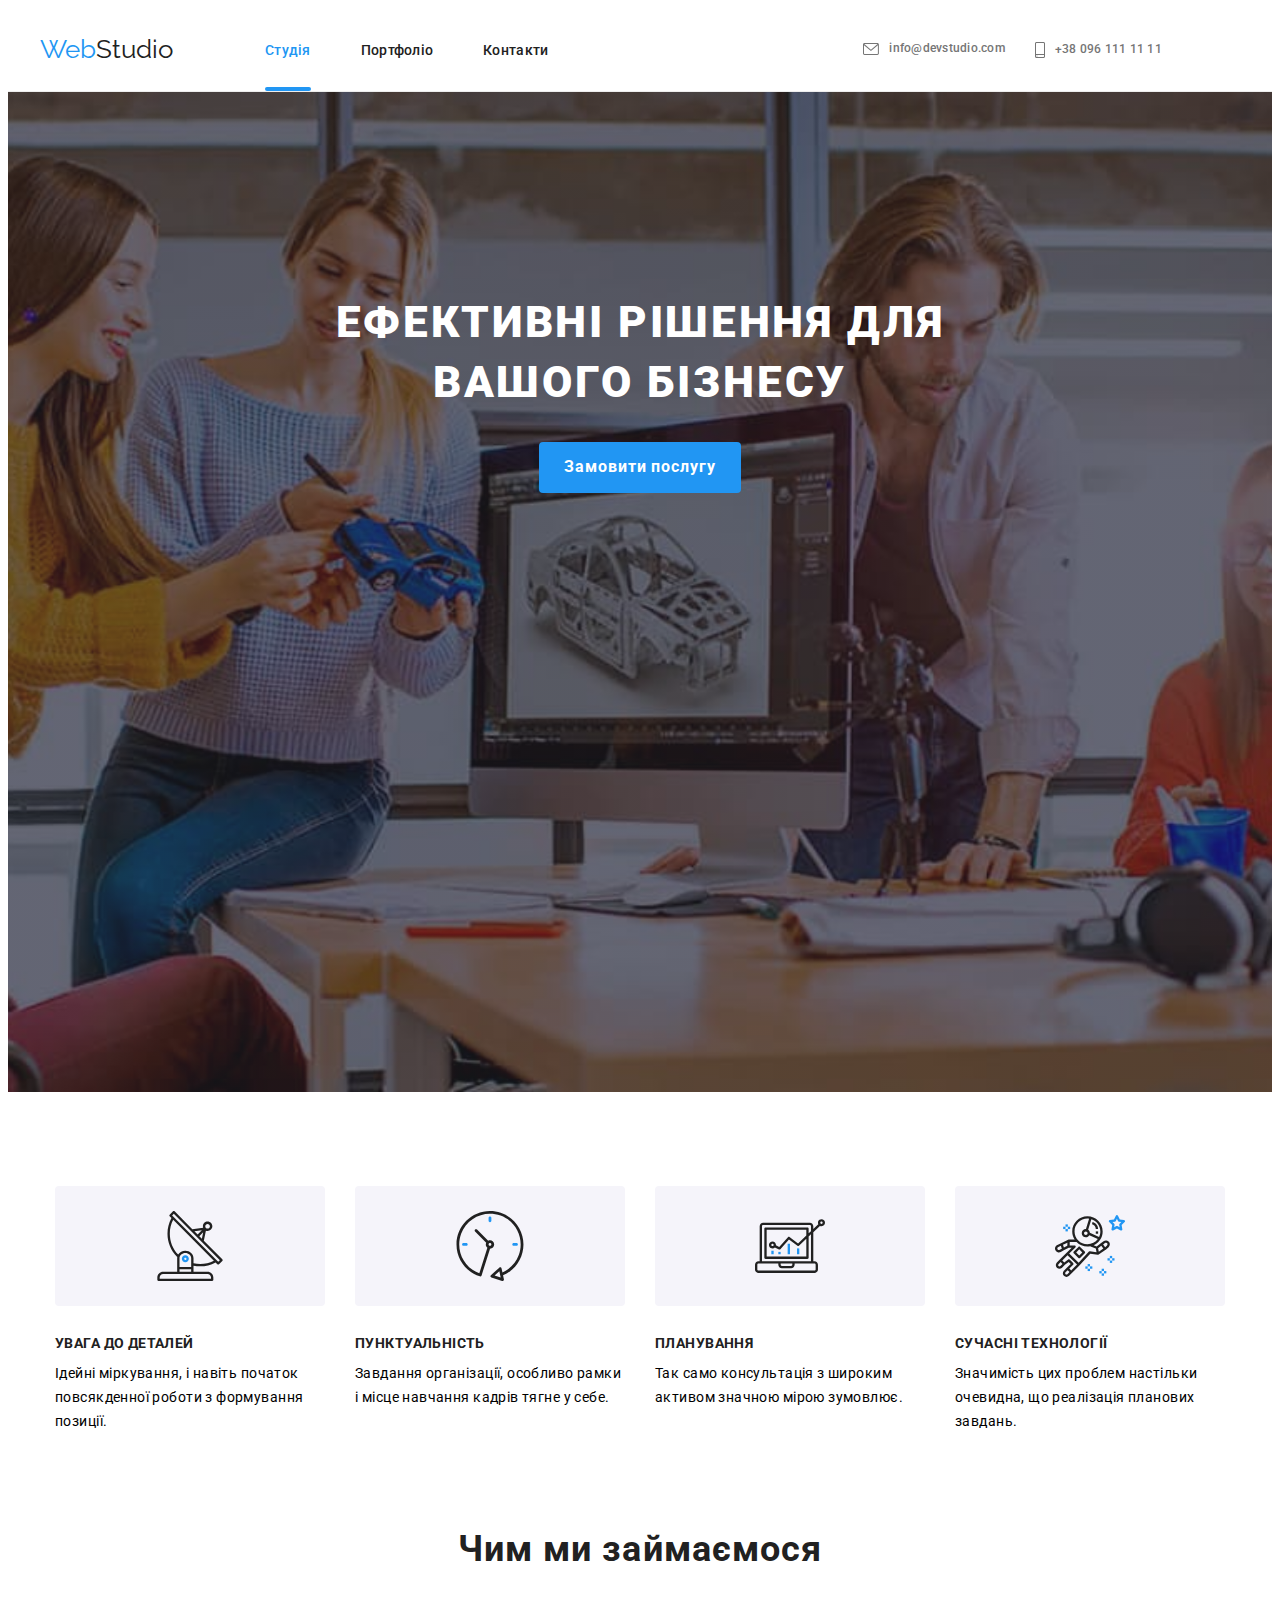
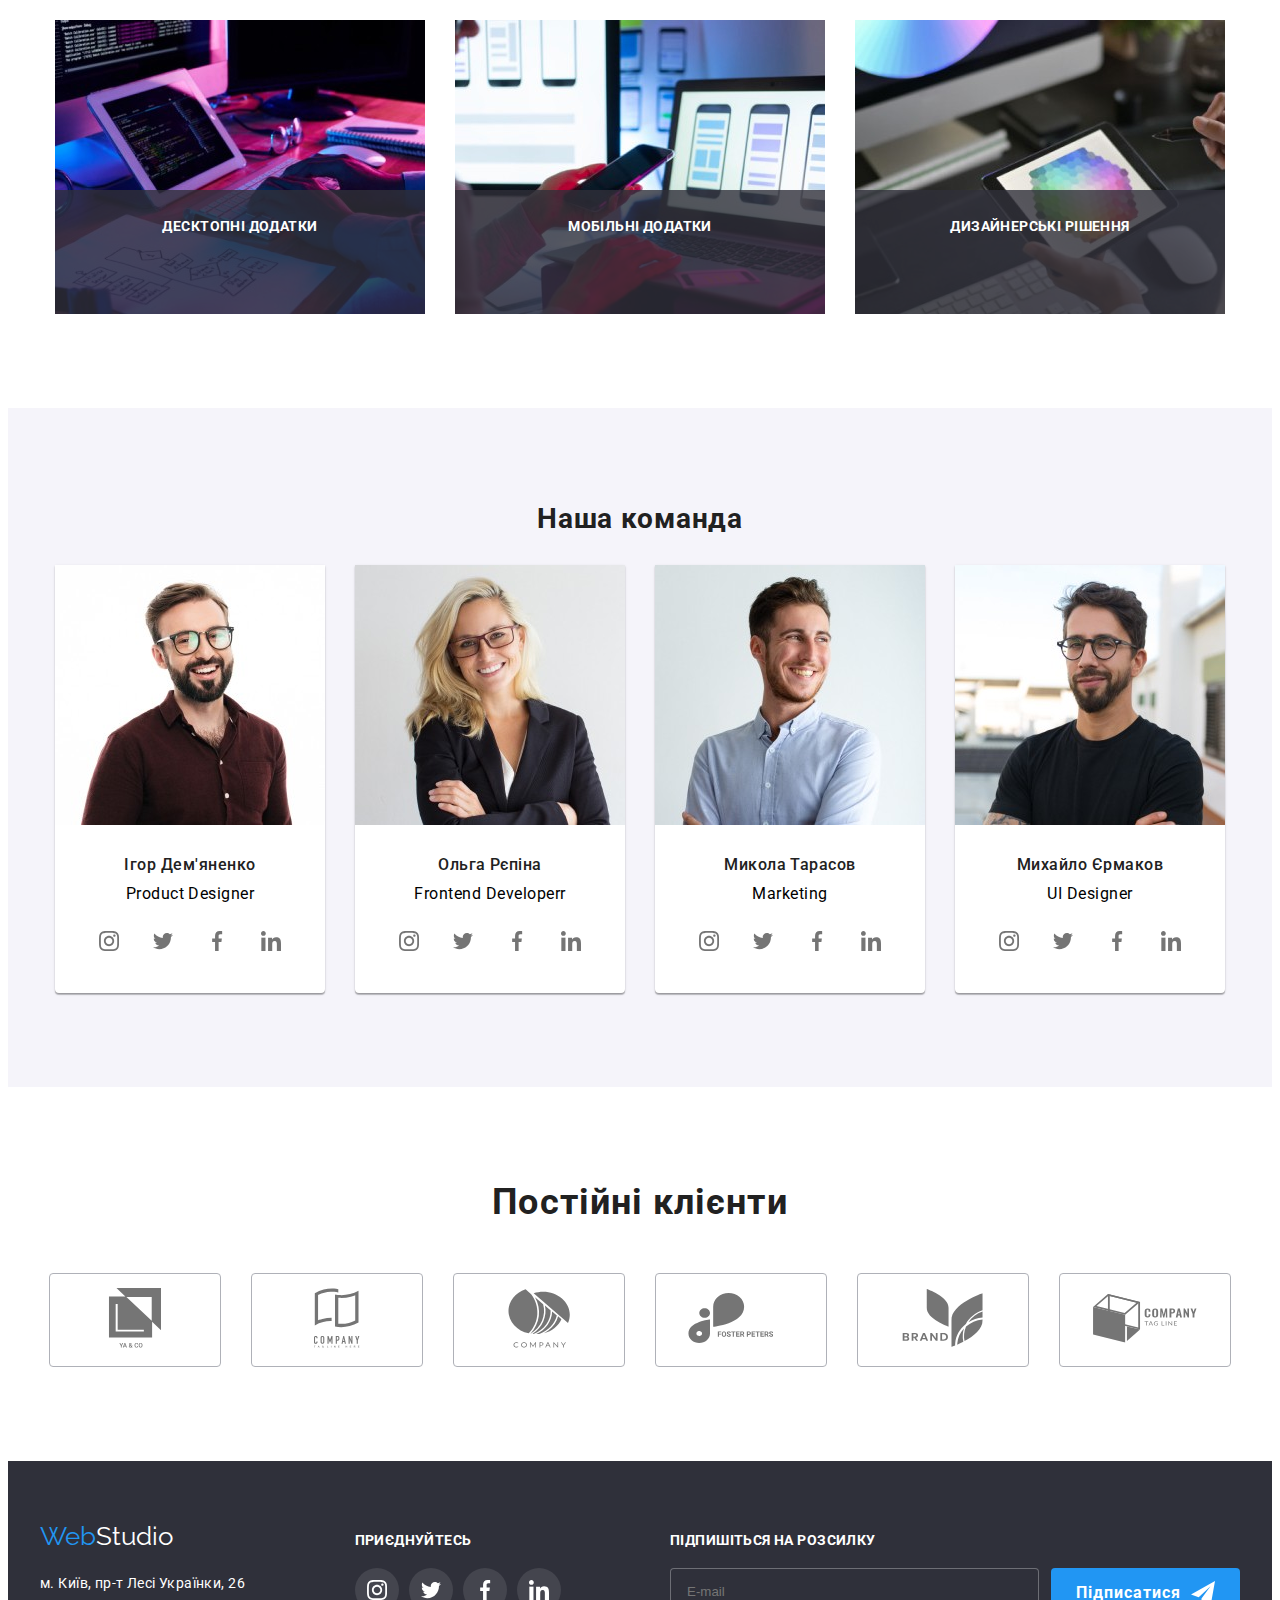
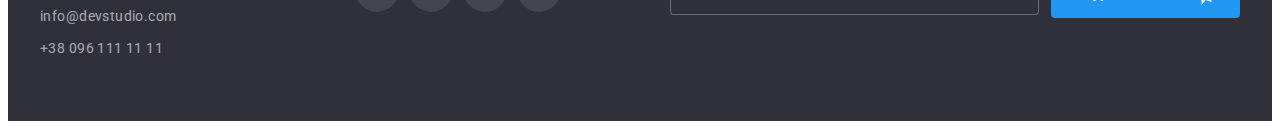
<file: index.html>
<!DOCTYPE html>
<html lang="uk">
  <head>
    <meta charset="UTF-8" />
    <meta http-equiv="X-UA-Compatible" content="IE=edge" />
    <meta name="viewport" content="width=device-width, initial-scale=1.0" />
    <title>Студія</title>
    <link rel="preconnect" href="https://fonts.googleapis.com" />
    <link rel="preconnect" href="https://fonts.gstatic.com" crossorigin />
    <link
      href="https://fonts.googleapis.com/css2?family=Raleway:wght@700&family=Roboto:wght@400;500;700;900&display=swap"
      rel="stylesheet"
    />
    <link
      rel="stylesheet"
      href="https://cdnjs.cloudflare.com/ajax/libs/modern-normalize/1.1.0/modern-normalize.min.css"
      integrity="sha512-wpPYUAdjBVSE4KJnH1VR1HeZfpl1ub8YT/NKx4PuQ5NmX2tKuGu6U/JRp5y+Y8XG2tV+wKQpNHVUX03MfMFn9Q=="
      crossorigin="anonymous"
      referrerpolicy="no-referrer"
    />
    <link rel="stylesheet" href="./css/main.min.css" />
    <!-- <link rel="stylesheet" href="./css/styles.css" /> -->
  </head>
  <body>
    <header class="header">
      <div class="container header__container">
        <a class="logo header__logo" href="./index.html">
          <span lang="en"> <span class="logo__accent">Web</span>Studio </span>
        </a>

        <button
          type="button"
          class="menu-toggle js-open-menu"
          aria-expanded="false"
          aria-controls="mobile-menu"
        >
          <svg class="header__icon">
            <use href="./images/icons.svg#menu_open"></use>
          </svg>
        </button>

        <div class="menu-container js-menu-container">
          <button
            type="button"
            class="menu-toggle js-close-menu menu-toggle--close"
            aria-expanded="false"
            aria-controls="mobile-menu"
          >
            <svg class="header__icon">
              <use href="./images/icons.svg#menu_close"></use>
            </svg>
          </button>
          <nav class="nav">
            <ul class="nav__list">
              <li class="nav__item">
                <a class="nav__link nav__link--current" href="./index.html"
                  >Студія
                </a>
              </li>
              <li class="nav__item">
                <a class="nav__link" href="./portfolio.html">Портфоліо</a>
              </li>
              <li class="nav__item">
                <a class="nav__link" href="">Контакти</a>
              </li>
            </ul>
          </nav>

          <ul class="contacts header__contacts">
            <li>
              <a
                class="contacts__link contacts__link--size"
                href="mailto:info@devstudio.com"
              >
                <svg
                  class="contacts__icon contacts__icon--start"
                  width="16px"
                  height="12px"
                >
                  <use href="./images/icons.svg#envelope"></use>
                </svg>
                info@devstudio.com
              </a>
            </li>
            <li>
              <a
                class="contacts__link contacts__link--nav-color"
                href="tel:+380961111111"
              >
                <svg
                  class="contacts__icon contacts__icon--start"
                  width="10px"
                  height="16px"
                >
                  <use href="./images/icons.svg#smartphone"></use>
                </svg>
                +38 096 111 11 11</a
              >
            </li>
          </ul>

          <ul class="social-list">
            <li class="social-list__item">
              <a href="" class="social-list__link">Instagram</a>
            </li>

            <li class="social-list__item">
              <a href="" class="social-list__link">Twitter</a>
            </li>

            <li class="social-list__item">
              <a href="" class="social-list__link">Facebook</a>
            </li>

            <li class="social-list__item">
              <a href="" class="social-list__link">LinkedIn</a>
            </li>
          </ul>
        </div>
      </div>
    </header>

    <main>
      <section class="main">
        <div class="container">
          <h1 class="main__title">Ефективні рішення для вашого бізнесу</h1>

          <button data-modal-open class="btn main__btn" type="button">
            Замовити послугу
          </button>
        </div>
      </section>

      <section class="features section">
        <h2 class="features__title hide">Особливості</h2>
        <div class="container">
          <ul class="features__list list">
            <li class="features__item">
              <div class="features__icon">
                <svg class="features__svg">
                  <use
                    href="./images/icons.svg#antenna"
                    width="70"
                    height="70"
                  ></use>
                </svg>
              </div>
              <h3 class="features__subtitle">УВАГА ДО ДЕТАЛЕЙ</h3>
              <p class="features__text">
                Ідейні міркування, і навіть початок повсякденної роботи з
                формування позиції.
              </p>
            </li>
            <li class="features__item">
              <div class="features__icon">
                <svg class="features__svg">
                  <use
                    href="./images/icons.svg#clock"
                    width="70"
                    height="70"
                  ></use>
                </svg>
              </div>
              <h3 class="features__subtitle">ПУНКТУАЛЬНІСТЬ</h3>
              <p class="features__text">
                Завдання організації, особливо рамки і місце навчання кадрів
                тягне у себе.
              </p>
            </li>
            <li class="features__item">
              <div class="features__icon">
                <svg class="features__svg">
                  <use
                    href="./images/icons.svg#diagram"
                    width="70"
                    height="70"
                  ></use>
                </svg>
              </div>
              <h3 class="features__subtitle">ПЛАНУВАННЯ</h3>
              <p class="features__text">
                Так само консультація з широким активом значною мірою зумовлює.
              </p>
            </li>
            <li class="features__item">
              <div class="features__icon">
                <svg class="features__svg">
                  <use
                    href="./images/icons.svg#astronaut"
                    width="70"
                    height="70"
                  ></use>
                </svg>
              </div>
              <h3 class="features__subtitle">СУЧАСНІ ТЕХНОЛОГІЇ</h3>
              <p class="features__text">
                Значимість цих проблем настільки очевидна, що реалізація
                планових завдань.
              </p>
            </li>
          </ul>
        </div>
      </section>

      <section class="service section">
        <h2 class="title service__title">Чим ми займаємося</h2>
        <div class="container">
          <ul class="list">
            <li>
              <div class="thumb">
                <img
                  srcset="./images/img1@1x.jpg 1x, ./images/img1@2x.jpg 2x"
                  src="./images/img1@1x.jpg"
                  alt="Десктопні додатки"
                  width="370"
                  height="294"
                />
                <div class="service__text">
                  <p class="service__dscr">Десктопні додатки</p>
                </div>
              </div>
            </li>

            <li>
              <div class="thumb">
                <img
                  srcset="./images/img2@1x.jpg 1x, ./images/img2@2x.jpg 2x"
                  src="./images/img2@1x.jpg"
                  alt="Десктопні додатки"
                  width="370"
                  height="294"
                />
                <div class="service__text">
                  <p class="service__dscr">Мобільні додатки</p>
                </div>
              </div>
            </li>

            <li>
              <div class="thumb">
                <img
                  srcset="./images/img3@1x.jpg 1x, ./images/img3@2x.jpg 2x"
                  src="./images/img3@1x.jpg"
                  alt="Десктопні додатки"
                  width="370"
                  height="294"
                />
                <div class="service__text">
                  <p class="service__dscr">Дизайнерські рішення</p>
                </div>
              </div>
            </li>
          </ul>
        </div>
      </section>

      <section class="team section">
        <h2 class="title team__title">Наша команда</h2>
        <div class="container">
          <ul class="team__list list">
            <li class="team__item">
              <img
                class="team__img"
                srcset="
                  ./images/teamcard1_270.jpg 270w,
                  ./images/teamcard1_354.jpg 354w,
                  ./images/teamcard1_450.jpg 450w,
                  ./images/teamcard1_540.jpg 540w,
                  ./images/teamcard1_708.jpg 708w,
                  ./images/teamcard1_900.jpg 900w
                "
                sizes="(min-width: 1200px) 270px, (min-width: 768px) 354px, (min-width: 480px) 450px, 100vw"
                src="./images/teamcard1_450.jpg"
                alt="фото Ігора"
              />

              <div class="team__descr">
                <h3 class="team__subtitle">Ігор Дем'яненко</h3>
                <p class="team__text" lang="en">Product Designer</p>

                <ul class="icon-list list">
                  <li class="icon-list__item">
                    <a
                      class="icon-list__link"
                      href="https://www.instagram.com/"
                      target="_blank"
                      rel="noopener nofollow noreffer"
                      ><svg class="icon-list__svg">
                        <use
                          href="./images/icons.svg#instagram"
                          width="20"
                          height="20"
                        ></use>
                      </svg>
                    </a>
                  </li>
                  <li class="icon-list__item">
                    <a
                      class="icon-list__link"
                      href="https://twitter.com/"
                      target="_blank"
                      rel="noopener nofollow noreffer"
                      ><svg class="icon-list__svg">
                        <use
                          href="./images/icons.svg#twitter"
                          width="20"
                          height="20"
                        ></use>
                      </svg>
                    </a>
                  </li>
                  <li class="icon-list__item">
                    <a
                      class="icon-list__link"
                      href="https://facebook.com/"
                      target="_blank"
                      rel="noopener nofollow noreffer"
                      ><svg class="icon-list__svg">
                        <use
                          href="./images/icons.svg#facebook"
                          width="20"
                          height="20"
                        ></use>
                      </svg>
                    </a>
                  </li>
                  <li class="icon-list__item">
                    <a
                      class="icon-list__link"
                      href="https://www.linkedin.com/"
                      target="_blank"
                      rel="noopener nofollow noreffer"
                      ><svg class="icon-list__svg">
                        <use
                          href="./images/icons.svg#linkedin"
                          width="20"
                          height="20"
                        ></use>
                      </svg>
                    </a>
                  </li>
                </ul>
              </div>
            </li>

            <li class="team__item">
              <img
                class="team__img"
                srcset="
                  ./images/teamcard2_270.jpg 270w,
                  ./images/teamcard2_354.jpg 354w,
                  ./images/teamcard2_450.jpg 450w,
                  ./images/teamcard2_540.jpg 540w,
                  ./images/teamcard2_708.jpg 708w,
                  ./images/teamcard2_900.jpg 900w
                "
                sizes="(min-width: 1200px) 270px, (min-width: 768px) 354px, (min-width: 480px) 450px, 100vw"
                src="./images/teamcard2_450.jpg"
                alt="Ольга Рєпіна"
              />

              <div class="team__descr">
                <h3 class="team__subtitle">Ольга Рєпіна</h3>
                <p class="team__text" lang="en">Frontend Developerr</p>

                <ul class="icon-list list">
                  <li class="icon-list__item">
                    <a
                      class="icon-list__link"
                      href="https://www.instagram.com/"
                      target="_blank"
                      rel="noopener nofollow noreffer"
                      ><svg class="icon-list__svg">
                        <use
                          href="./images/icons.svg#instagram"
                          width="20"
                          height="20"
                        ></use>
                      </svg>
                    </a>
                  </li>
                  <li class="icon-list__item">
                    <a
                      class="icon-list__link"
                      href="https://twitter.com/"
                      target="_blank"
                      rel="noopener nofollow noreffer"
                      ><svg class="icon-list__svg">
                        <use
                          href="./images/icons.svg#twitter"
                          width="20"
                          height="20"
                        ></use>
                      </svg>
                    </a>
                  </li>
                  <li class="icon-list__item">
                    <a
                      class="icon-list__link"
                      href="https://facebook.com/"
                      target="_blank"
                      rel="noopener nofollow noreffer"
                      ><svg class="icon-list__svg">
                        <use
                          href="./images/icons.svg#facebook"
                          width="20"
                          height="20"
                        ></use>
                      </svg>
                    </a>
                  </li>
                  <li class="icon-list__item">
                    <a
                      class="icon-list__link"
                      href="https://www.linkedin.com/"
                      target="_blank"
                      rel="noopener nofollow noreffer"
                      ><svg class="icon-list__svg">
                        <use
                          href="./images/icons.svg#linkedin"
                          width="20"
                          height="20"
                        ></use>
                      </svg>
                    </a>
                  </li>
                </ul>
              </div>
            </li>

            <li class="team__item">
              <img
                class="team__img"
                srcset="
                  ./images/teamcard3_270.jpg 270w,
                  ./images/teamcard3_354.jpg 354w,
                  ./images/teamcard3_450.jpg 450w,
                  ./images/teamcard3_540.jpg 540w,
                  ./images/teamcard3_708.jpg 708w,
                  ./images/teamcard3_900.jpg 900w
                "
                sizes="(min-width: 1200px) 270px, (min-width: 768px) 354px, (min-width: 480px) 450px, 100vw"
                src="./images/teamcard3_450.jpg"
                alt="Микола Тарасов"
              />

              <div class="team__descr">
                <h3 class="team__subtitle">Микола Тарасов</h3>
                <p class="team__text" lang="en">Marketing</p>

                <ul class="icon-list list">
                  <li class="icon-list__item">
                    <a
                      class="icon-list__link"
                      href="https://www.instagram.com/"
                      target="_blank"
                      rel="noopener nofollow noreffer"
                      ><svg class="icon-list__svg">
                        <use
                          href="./images/icons.svg#instagram"
                          width="20"
                          height="20"
                        ></use>
                      </svg>
                    </a>
                  </li>
                  <li class="icon-list__item">
                    <a
                      class="icon-list__link"
                      href="https://twitter.com/"
                      target="_blank"
                      rel="noopener nofollow noreffer"
                      ><svg class="icon-list__svg">
                        <use
                          href="./images/icons.svg#twitter"
                          width="20"
                          height="20"
                        ></use>
                      </svg>
                    </a>
                  </li>
                  <li class="icon-list__item">
                    <a
                      class="icon-list__link"
                      href="https://facebook.com/"
                      target="_blank"
                      rel="noopener nofollow noreffer"
                      ><svg class="icon-list__svg">
                        <use
                          href="./images/icons.svg#facebook"
                          width="20"
                          height="20"
                        ></use>
                      </svg>
                    </a>
                  </li>
                  <li class="icon-list__item">
                    <a
                      class="icon-list__link"
                      href="https://www.linkedin.com/"
                      target="_blank"
                      rel="noopener nofollow noreffer"
                      ><svg class="icon-list__svg">
                        <use
                          href="./images/icons.svg#linkedin"
                          width="20"
                          height="20"
                        ></use>
                      </svg>
                    </a>
                  </li>
                </ul>
              </div>
            </li>

            <li class="team__item">
              <img
                class="team__img"
                srcset="
                  ./images/teamcard4_270.jpg 270w,
                  ./images/teamcard4_354.jpg 354w,
                  ./images/teamcard4_450.jpg 450w,
                  ./images/teamcard4_540.jpg 540w,
                  ./images/teamcard4_708.jpg 708w,
                  ./images/teamcard4_900.jpg 900w
                "
                sizes="(min-width: 1200px) 270px, (min-width: 768px) 354px, (min-width: 480px) 450px, 100vw"
                src="./images/teamcard4_450.jpg"
                alt="ІМихайло Єрмаков"
              />

              <div class="team__descr">
                <h3 class="team__subtitle">Михайло Єрмаков</h3>
                <p class="team__text" lang="en">UI Designer</p>

                <ul class="icon-list list">
                  <li class="icon-list__item">
                    <a
                      class="icon-list__link"
                      href="https://www.instagram.com/"
                      target="_blank"
                      rel="noopener nofollow noreffer"
                      ><svg class="icon-list__svg">
                        <use
                          href="./images/icons.svg#instagram"
                          width="20"
                          height="20"
                        ></use>
                      </svg>
                    </a>
                  </li>
                  <li class="icon-list__item">
                    <a
                      class="icon-list__link"
                      href="https://twitter.com/"
                      target="_blank"
                      rel="noopener nofollow noreffer"
                      ><svg class="icon-list__svg">
                        <use
                          href="./images/icons.svg#twitter"
                          width="20"
                          height="20"
                        ></use>
                      </svg>
                    </a>
                  </li>
                  <li class="icon-list__item">
                    <a
                      class="icon-list__link"
                      href="https://facebook.com/"
                      target="_blank"
                      rel="noopener nofollow noreffer"
                      ><svg class="icon-list__svg">
                        <use
                          href="./images/icons.svg#facebook"
                          width="20"
                          height="20"
                        ></use>
                      </svg>
                    </a>
                  </li>
                  <li class="icon-list__item">
                    <a
                      class="icon-list__link"
                      href="https://www.linkedin.com/"
                      target="_blank"
                      rel="noopener nofollow noreffer"
                      ><svg class="icon-list__svg">
                        <use
                          href="./images/icons.svg#linkedin"
                          width="20"
                          height="20"
                        ></use>
                      </svg>
                    </a>
                  </li>
                </ul>
              </div>
            </li>
          </ul>
        </div>
      </section>

      <section class="clients section">
        <div class="container">
          <h2 class="title clients__title">Постійні клієнти</h2>
          <ul class="clients__list list">
            <li class="clients__item">
              <a href="" class="clients__link"
                ><svg class="clients__icon" viewBox="0 0 41 47">
                  <use
                    href="./images/icons.svg#client1"
                    width="41"
                    height="47"
                  ></use>
                </svg>
              </a>
            </li>
            <li class="clients__item">
              <a href="" class="clients__link">
                <svg class="clients__icon" viewBox="0 0 40 52">
                  <use
                    href="./images/icons.svg#client2"
                    width="40"
                    height="52"
                  ></use>
                </svg>
              </a>
            </li>
            <li class="clients__item">
              <a href="" class="clients__link"
                ><svg class="clients__icon" viewBox="0 0 43 41">
                  <use
                    href="./images/icons.svg#client3"
                    width="43"
                    height="41"
                  ></use>
                </svg>
              </a>
            </li>
            <li class="clients__item">
              <a href="" class="clients__link"
                ><svg class="clients__icon" viewBox="0 0 84 41">
                  <use
                    href="./images/icons.svg#client4"
                    width="84"
                    height="41"
                  ></use>
                </svg>
              </a>
            </li>
            <li class="clients__item">
              <a href="" class="clients__link">
                <svg class="clients__icon" viewBox="0 0 63 45">
                  <use
                    href="./images/icons.svg#client5"
                    width="63"
                    height="45"
                  ></use>
                </svg>
              </a>
            </li>
            <li class="clients__item">
              <a class="clients__link" href="">
                <svg class="clients__icon" viewBox="0 0 94 44">
                  <use
                    href="./images/icons.svg#client6"
                    width="94"
                    height="44"
                  ></use>
                </svg>
              </a>
            </li>
          </ul>
        </div>
      </section>
    </main>

    <footer class="footer">
      <div class="container footer__container">
        <div class="footer__info">
          <a class="logo footer__logo" href="./index.html">
            <span lang="en"> <span class="logo__accent">Web</span>Studio </span>
          </a>
          <address>
            <ul class="list footer__list">
              <li>
                <address>
                  <a
                    class="footer__adress"
                    href="https://goo.gl/maps/LprtmbSoQCrokkiRA"
                    target="_blank"
                    rel="noopener nofollow noreffer"
                    >м. Київ, пр-т Лесі Українки, 26</a
                  >
                </address>
              </li>
              <li>
                <a class="footer__contacts" href="mailto:info@devstudio.com"
                  >info@devstudio.com</a
                >
              </li>
              <li>
                <a class="footer__contacts" href="tel:+380961111111"
                  >+38 096 111 11 11</a
                >
              </li>
            </ul>
          </address>
        </div>

        <div class="footer_social">
          <h2 class="footer__title">Приєднуйтесь</h2>
          <ul class="list icon-list">
            <li class="icon-list__item">
              <a
                class="icon-list__link icon-list__link--footer-color"
                href="https://www.instagram.com/"
                target="_blank"
                rel="noopener nofollow noreffer"
                ><svg class="icon-list__svg">
                  <use
                    href="./images/icons.svg#instagram"
                    width="20"
                    height="20"
                  ></use>
                </svg>
              </a>
            </li>
            <li class="">
              <a
                class="icon-list__link icon-list__link--footer-color"
                href="https://twitter.com/"
                target="_blank"
                rel="noopener nofollow noreffer"
                ><svg class="icon-list__svg">
                  <use
                    href="./images/icons.svg#twitter"
                    width="20"
                    height="20"
                  ></use>
                </svg>
              </a>
            </li>
            <li class="">
              <a
                class="icon-list__link icon-list__link--footer-color"
                href="https://facebook.com/"
                target="_blank"
                rel="noopener nofollow noreffer"
                ><svg class="icon-list__svg">
                  <use
                    href="./images/icons.svg#facebook"
                    width="20"
                    height="20"
                  ></use>
                </svg>
              </a>
            </li>
            <li class="">
              <a
                class="icon-list__link icon-list__link--footer-color"
                href="https://www.linkedin.com/"
                target="_blank"
                rel="noopener nofollow noreffer"
                ><svg class="icon-list__svg">
                  <use
                    href="./images/icons.svg#linkedin"
                    width="20"
                    height="20"
                  ></use>
                </svg>
              </a>
            </li>
          </ul>
        </div>

        <div class="footer__sub">
          <h2 class="footer__title">Підпишіться на розсилку</h2>
          <form class="form footer__form">
            <input
              class="footer__input"
              type="email"
              name="email"
              placeholder="E-mail"
            />
            <button type="submit" class="btn footer__btn">
              Підписатися
              <svg class="footer__icon">
                <use
                  href="./images/icons.svg#iconsend"
                  width="24"
                  height="24"
                ></use>
              </svg>
            </button>
          </form>
        </div>
      </div>
    </footer>

    <div class="backdrop is-hidden" data-modal>
      <div class="modal">
        <button data-modal-close class="modal__btn--close">
          <svg class="modal__btn-icon">
            <use href="./images/icons.svg#close" width="11" height="11"></use>
          </svg>
        </button>

        <div class="form modal__form">
          <h2 class="form__title">Залиште свої дані, ми вам передзвонимо</h2>

          <form name="signup_form">
            <label class="form__label">
              <span class="form__text">Ім'я</span>
              <span class="form__center">
                <input class="form__input" type="text" name="user-name" />
                <svg class="form__icon">
                  <use href="./images/icons.svg#manmodal"></use>
                </svg>
              </span>
            </label>

            <label class="form__label">
              <span class="form__text">Телефон</span>
              <span class="form__center">
                <input class="form__input" type="tel" name="phone-number" />
                <svg class="form__icon">
                  <use href="./images/icons.svg#phonemodal"></use>
                </svg>
              </span>
            </label>

            <label class="form__label">
              <span class="form__text">Пошта</span>

              <span class="form__center">
                <input class="form__input" type="email" name="email" />
                <svg class="form__icon">
                  <use href="./images/icons.svg#mailmodal"></use>
                </svg>
              </span>
            </label>

            <label class="form__label">
              <span class="form__text">Коментар</span>
              <textarea
                class="form__textarea"
                name="coment"
                rows="6"
                placeholder="Введіть текст"
              ></textarea>
            </label>

            <label class="custom__check">
              <input
                class="custom__input hide"
                type="checkbox"
                name="conditions"
                value="confirm"
              />
              <span class="custom__icon"></span>
              <span class="custom__text"
                >Погоджуюся з розсилкою та приймаю
                <a href="" class="custom__link">Умови договору</a></span
              >
            </label>

            <button class="btn modal__btn--submit" type="submit">
              Відправити
            </button>
          </form>
        </div>
      </div>
    </div>

    <script src="./js/modal.js"></script>
    <script src="./js/mobile-menu.js"></script>
  </body>
</html>
</file>
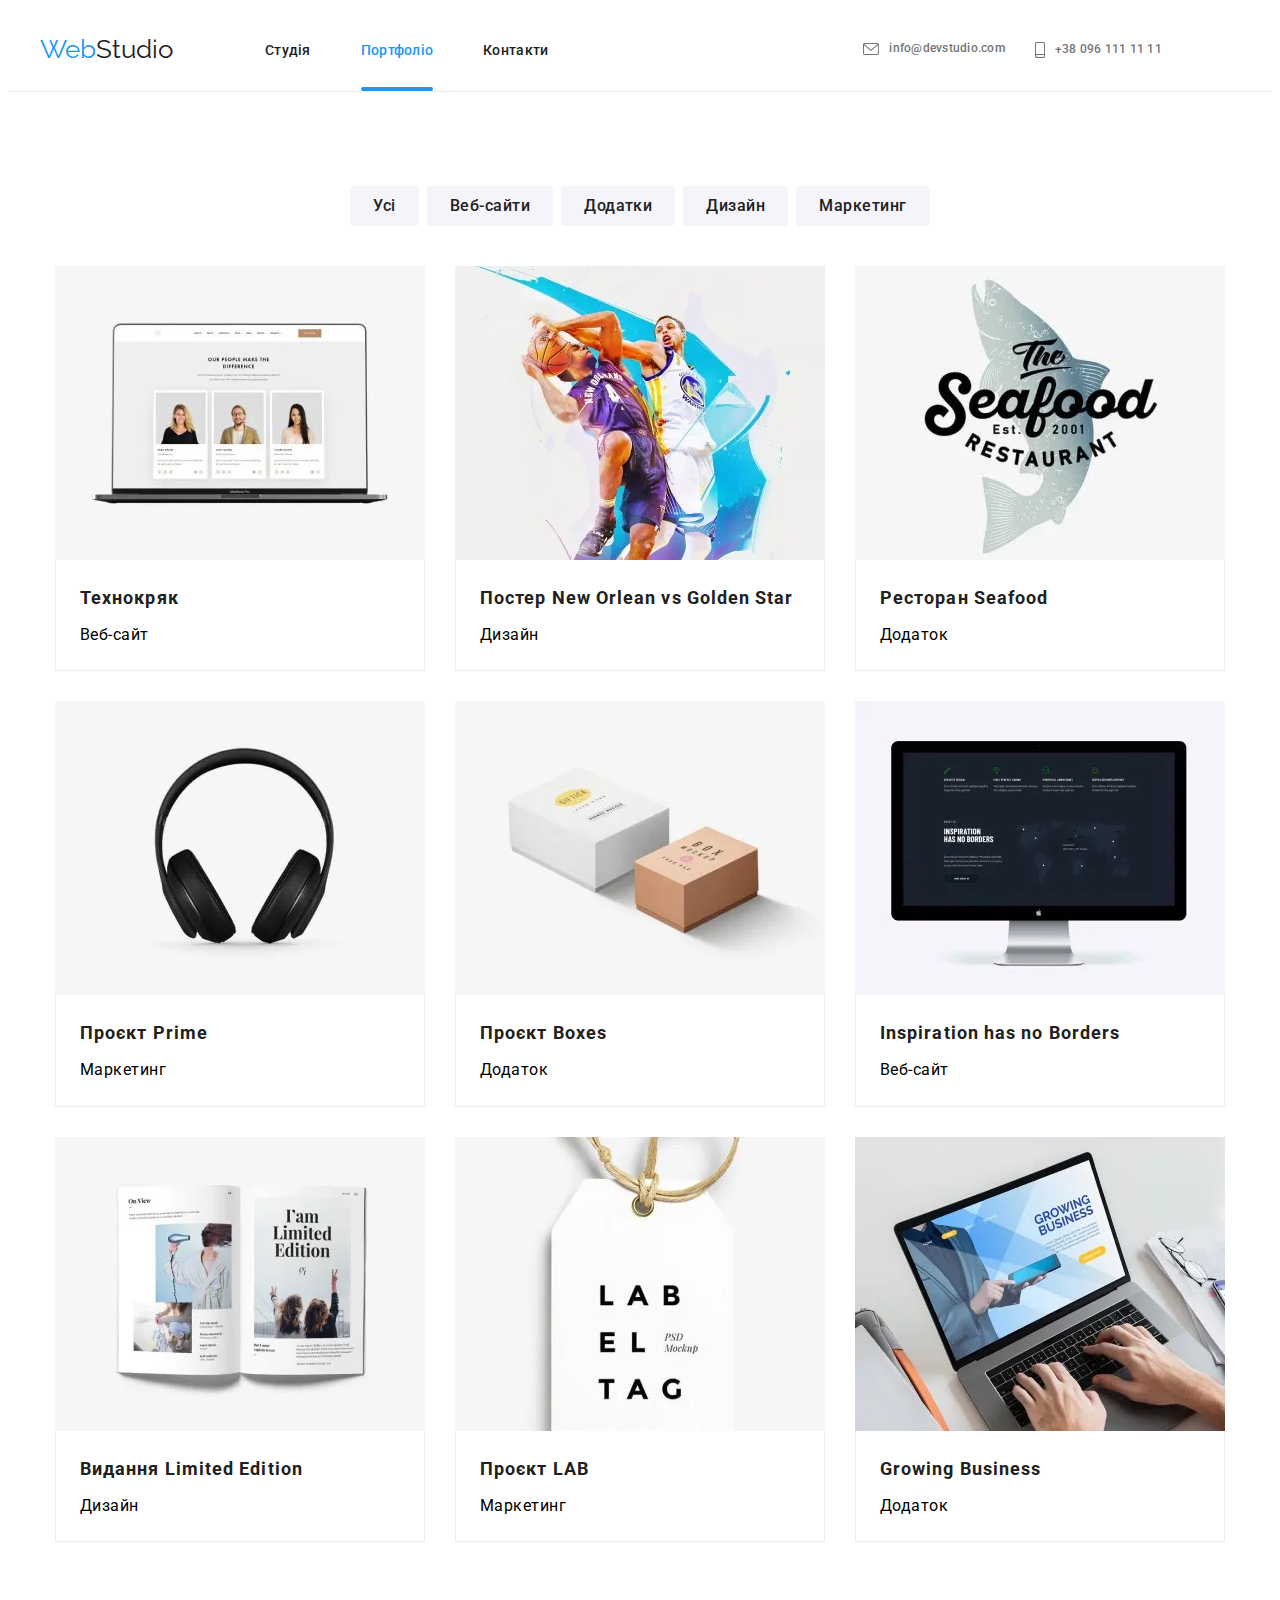
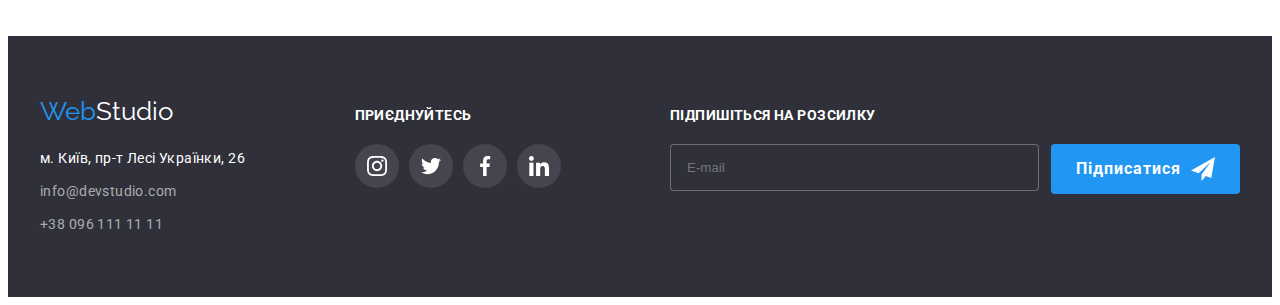
<file: portfolio.html>
<!DOCTYPE html>
<html lang="uk">
  <head>
    <meta charset="UTF-8" />
    <meta http-equiv="X-UA-Compatible" content="IE=edge" />
    <meta name="viewport" content="width=device-width, initial-scale=1.0" />
    <title>Портфоліо</title>
    <link rel="preconnect" href="https://fonts.googleapis.com" />
    <link rel="preconnect" href="https://fonts.gstatic.com" crossorigin />
    <link
      href="https://fonts.googleapis.com/css2?family=Raleway:wght@700&family=Roboto:wght@400;500;700;900&display=swap"
      rel="stylesheet"
    />
    <link
      rel="stylesheet"
      href="https://cdnjs.cloudflare.com/ajax/libs/modern-normalize/1.1.0/modern-normalize.min.css"
      integrity="sha512-wpPYUAdjBVSE4KJnH1VR1HeZfpl1ub8YT/NKx4PuQ5NmX2tKuGu6U/JRp5y+Y8XG2tV+wKQpNHVUX03MfMFn9Q=="
      crossorigin="anonymous"
      referrerpolicy="no-referrer"
    />
    <link rel="stylesheet" href="./css/main.min.css" />
    <!-- <link rel="stylesheet" href="./css/styles.css" /> -->
  </head>
  <body>
    <header class="header">
      <div class="container header__container">
        <a class="logo header__logo" href="./index.html">
          <span lang="en"> <span class="logo__accent">Web</span>Studio </span>
        </a>

        <button
          type="button"
          class="menu-toggle js-open-menu"
          aria-expanded="false"
          aria-controls="mobile-menu"
        >
          <svg class="header__icon">
            <use href="./images/icons.svg#menu_open"></use>
          </svg>
        </button>

        <div class="menu-container js-menu-container">
          <button
            type="button"
            class="menu-toggle js-close-menu menu-toggle--close"
            aria-expanded="false"
            aria-controls="mobile-menu"
          >
            <svg class="header__icon">
              <use href="./images/icons.svg#menu_close"></use>
            </svg>
          </button>
          <nav class="nav">
            <ul class="nav__list">
              <li class="nav__item">
                <a class="nav__link" href="./index.html">Студія </a>
              </li>
              <li class="nav__item">
                <a class="nav__link nav__link--current" href="./portfolio.html"
                  >Портфоліо</a
                >
              </li>
              <li class="nav__item">
                <a class="nav__link" href="">Контакти</a>
              </li>
            </ul>
          </nav>

          <ul class="contacts header__contacts">
            <li>
              <a
                class="contacts__link contacts__link--size"
                href="mailto:info@devstudio.com"
              >
                <svg
                  class="contacts__icon contacts__icon--start"
                  width="16px"
                  height="12px"
                >
                  <use href="./images/icons.svg#envelope"></use>
                </svg>
                info@devstudio.com
              </a>
            </li>
            <li>
              <a
                class="contacts__link contacts__link--nav-color"
                href="tel:+380961111111"
              >
                <svg
                  class="contacts__icon contacts__icon--start"
                  width="10px"
                  height="16px"
                >
                  <use href="./images/icons.svg#smartphone"></use>
                </svg>
                +38 096 111 11 11</a
              >
            </li>
          </ul>

          <ul class="social-list">
            <li class="social-list__item">
              <a href="" class="social-list__link">Instagram</a>
            </li>

            <li class="social-list__item">
              <a href="" class="social-list__link">Twitter</a>
            </li>

            <li class="social-list__item">
              <a href="" class="social-list__link">Facebook</a>
            </li>

            <li class="social-list__item">
              <a href="" class="social-list__link">LinkedIn</a>
            </li>
          </ul>
        </div>
      </div>
    </header>

    <main>
      <section class="portfolio section">
        <div class="container">
          <h1 class="hide">Сторінка портфоліо</h1>
          <ul class="list portfolio__btn-list">
            <li class="">
              <button class="btn portfolio__btn" type="button">Усі</button>
            </li>
            <li class="">
              <button class="btn portfolio__btn" type="button">
                Веб-сайти
              </button>
            </li>
            <li class="">
              <button class="btn portfolio__btn" type="button">Додатки</button>
            </li>
            <li class="">
              <button class="btn portfolio__btn" type="button">Дизайн</button>
            </li>
            <li class="">
              <button class="btn portfolio__btn" type="button">
                Маркетинг
              </button>
            </li>
          </ul>

          <ul class="grid">
            <li class="grid__item">
              <a class="product">
                <div class="thumb product__thumb">
                  <picture>
                    <!-- Desktop screen -->
                    <source
                      media="(min-width: 1200px)"
                      srcset="
                        ./images/port1_l@1x.webp 1x,
                        ./images/port1_l@2x.webp 2x
                      "
                      type="image/webp"
                    />
                    <source
                      media="(min-width: 1200px)"
                      srcset="
                        ./images/port1_l@1x.jpg 1x,
                        ./images/port1_l@2x.jpg 2x
                      "
                      type="image/jpg"
                    />
                    <!-- Tablet screen -->
                    <source
                      media="(min-width: 768px)"
                      srcset="
                        ./images/port1_m@1x.webp 1x,
                        ./images/port1_m@2x.webp 2x
                      "
                      type="image/webp"
                    />
                    <source
                      media="(min-width: 768px)"
                      srcset="
                        ./images/port1_m@1x.jpg 1x,
                        ./images/port1_m@2x.jpg 2x
                      "
                      type="image/jpg"
                    />
                    <!-- Mobile screen -->
                    <source
                      media="(max-width: 767px)"
                      srcset="
                        ./images/port1_s@1x.webp 1x,
                        ./images/port1_s@2x.webp 2x
                      "
                      type="image/webp"
                    />
                    <source
                      media="(max-width: 767px)"
                      srcset="
                        ./images/port1_s@1x.jpg 1x,
                        ./images/port1_s@2x.jpg 2x
                      "
                      type="image/jpg"
                    />
                    <img
                      class="card-img"
                      src="./images/port1_s@1x.jpg"
                      alt="Ноутбук"
                    />
                  </picture>
                  <div class="overlay">
                    <p class="overlay__text">
                      Ресурс пропонує комплексні пропозиції з різним рівнем
                      функціоналу та сервісів. Все це дозволить відвідувачу
                      отримати вичерпні відомості про компанію чи приватну особу
                    </p>
                  </div>
                </div>

                <div class="product__descr">
                  <h2 class="product__subtitle">Технокряк</h2>
                  <p class="product__text">Веб-сайт</p>
                </div>
              </a>
            </li>

            <li class="grid__item">
              <a class="product">
                <div class="thumb product__thumb">
                  <picture>
                    <!-- Desktop screen -->
                    <source
                      media="(min-width: 1200px)"
                      srcset="
                        ./images/port2_l@1x.webp 1x,
                        ./images/port2_l@2x.webp 2x
                      "
                      type="image/webp"
                    />
                    <source
                      media="(min-width: 1200px)"
                      srcset="
                        ./images/port2_l@1x.jpg 1x,
                        ./images/port2_l@2x.jpg 2x
                      "
                      type="image/jpg"
                    />
                    <!-- Tablet screen -->
                    <source
                      media="(min-width: 768px)"
                      srcset="
                        ./images/port2_m@1x.webp 1x,
                        ./images/port2_m@2x.webp 2x
                      "
                      type="image/webp"
                    />
                    <source
                      media="(min-width: 768px)"
                      srcset="
                        ./images/port2_m@1x.jpg 1x,
                        ./images/port2_m@2x.jpg 2x
                      "
                      type="image/jpg"
                    />
                    <!-- Mobile screen -->
                    <source
                      media="(max-width: 767px)"
                      srcset="
                        ./images/port2_s@1x.webp 1x,
                        ./images/port2_s@2x.webp 2x
                      "
                      type="image/webp"
                    />
                    <source
                      media="(max-width: 767px)"
                      srcset="
                        ./images/port2_s@1x.jpg 1x,
                        ./images/port2_s@2x.jpg 2x
                      "
                      type="image/jpg"
                    />
                    <img
                      class="card-img"
                      src="./images/port2_s@1x.jpg"
                      alt="постер
                  баскетбольного матчу"
                    />
                  </picture>

                  <div class="overlay">
                    <p class="overlay__text">
                      Ресурс пропонує комплексні пропозиції з різним рівнем
                      функціоналу та сервісів. Все це дозволить відвідувачу
                      отримати вичерпні відомості про компанію чи приватну особу
                    </p>
                  </div>
                </div>
                <div class="product__descr">
                  <h2 class="product__subtitle">
                    Постер <span lang="en">New Orlean vs Golden Star</span>
                  </h2>
                  <p class="product__text">Дизайн</p>
                </div></a
              >
            </li>

            <li class="grid__item">
              <a class="product">
                <div class="thumb product__thumb">
                  <picture>
                    <!-- Desktop screen -->
                    <source
                      media="(min-width: 1200px)"
                      srcset="
                        ./images/port3_l@1x.webp 1x,
                        ./images/port3_l@2x.webp 2x
                      "
                      type="image/webp"
                    />
                    <source
                      media="(min-width: 1200px)"
                      srcset="
                        ./images/port3_l@1x.jpg 1x,
                        ./images/port3_l@2x.jpg 2x
                      "
                      type="image/jpg"
                    />
                    <!-- Tablet screen -->
                    <source
                      media="(min-width: 768px)"
                      srcset="
                        ./images/port3_m@1x.webp 1x,
                        ./images/port3_m@2x.webp 2x
                      "
                      type="image/webp"
                    />
                    <source
                      media="(min-width: 768px)"
                      srcset="
                        ./images/port3_m@1x.jpg 1x,
                        ./images/port3_m@2x.jpg 2x
                      "
                      type="image/jpg"
                    />
                    <!-- Mobile screen -->
                    <source
                      media="(max-width: 767px)"
                      srcset="
                        ./images/port3_s@1x.webp 1x,
                        ./images/port3_s@2x.webp 2x
                      "
                      type="image/webp"
                    />
                    <source
                      media="(max-width: 767px)"
                      srcset="
                        ./images/port3_s@1x.jpg 1x,
                        ./images/port3_s@2x.jpg 2x
                      "
                      type="image/jpg"
                    />
                    <img
                      class="card-img"
                      src="./images/port3_s@1x.jpg"
                      alt="лого
                  ресторану"
                    />
                  </picture>

                  <div class="overlay">
                    <p class="overlay__text">
                      Ресурс пропонує комплексні пропозиції з різним рівнем
                      функціоналу та сервісів. Все це дозволить відвідувачу
                      отримати вичерпні відомості про компанію чи приватну особу
                    </p>
                  </div>
                </div>
                <div class="product__descr">
                  <h2 class="product__subtitle">
                    Ресторан <span lang="en">Seafood</span>
                  </h2>
                  <p class="product__text">Додаток</p>
                </div></a
              >
            </li>

            <li class="grid__item">
              <a class="product">
                <div class="thumb product__thumb">
                  <picture>
                    <!-- Desktop screen -->
                    <source
                      media="(min-width: 1200px)"
                      srcset="
                        ./images/port4_l@1x.webp 1x,
                        ./images/port4_l@2x.webp 2x
                      "
                      type="image/webp"
                    />
                    <source
                      media="(min-width: 1200px)"
                      srcset="
                        ./images/port4_l@1x.jpg 1x,
                        ./images/port4_l@2x.jpg 2x
                      "
                      type="image/jpg"
                    />
                    <!-- Tablet screen -->
                    <source
                      media="(min-width: 768px)"
                      srcset="
                        ./images/port4_m@1x.webp 1x,
                        ./images/port4_m@2x.webp 2x
                      "
                      type="image/webp"
                    />
                    <source
                      media="(min-width: 768px)"
                      srcset="
                        ./images/port4_m@1x.jpg 1x,
                        ./images/port4_m@2x.jpg 2x
                      "
                      type="image/jpg"
                    />
                    <!-- Mobile screen -->
                    <source
                      media="(max-width: 767px)"
                      srcset="
                        ./images/port4_s@1x.webp 1x,
                        ./images/port4_s@2x.webp 2x
                      "
                      type="image/webp"
                    />
                    <source
                      media="(max-width: 767px)"
                      srcset="
                        ./images/port4_s@1x.jpg 1x,
                        ./images/port4_s@2x.jpg 2x
                      "
                      type="image/jpg"
                    />
                    <img
                      class="card-img"
                      src="./images/port4_s@1x.jpg"
                      alt="навушники"
                    />
                  </picture>

                  <!-- <img
                  class="product__img" src="./images/prime.jpg" 
                  width="370" height="294" /> -->
                  <div class="overlay">
                    <p class="overlay__text">
                      Ресурс пропонує комплексні пропозиції з різним рівнем
                      функціоналу та сервісів. Все це дозволить відвідувачу
                      отримати вичерпні відомості про компанію чи приватну особу
                    </p>
                  </div>
                </div>
                <div class="product__descr">
                  <h2 class="product__subtitle">
                    Проєкт <span lang="en"> Prime </span>
                  </h2>
                  <p class="product__text">Маркетинг</p>
                </div></a
              >
            </li>

            <li class="grid__item">
              <a class="product">
                <div class="thumb product__thumb">
                  <picture>
                    <!-- Desktop screen -->
                    <source
                      media="(min-width: 1200px)"
                      srcset="
                        ./images/port5_l@1x.webp 1x,
                        ./images/port5_l@2x.webp 2x
                      "
                      type="image/webp"
                    />
                    <source
                      media="(min-width: 1200px)"
                      srcset="
                        ./images/port5_l@1x.jpg 1x,
                        ./images/port5_l@2x.jpg 2x
                      "
                      type="image/jpg"
                    />
                    <!-- Tablet screen -->
                    <source
                      media="(min-width: 768px)"
                      srcset="
                        ./images/port5_m@1x.webp 1x,
                        ./images/port5_m@2x.webp 2x
                      "
                      type="image/webp"
                    />
                    <source
                      media="(min-width: 768px)"
                      srcset="
                        ./images/port5_m@1x.jpg 1x,
                        ./images/port5_m@2x.jpg 2x
                      "
                      type="image/jpg"
                    />
                    <!-- Mobile screen -->
                    <source
                      media="(max-width: 767px)"
                      srcset="
                        ./images/port5_s@1x.webp 1x,
                        ./images/port5_s@2x.webp 2x
                      "
                      type="image/webp"
                    />
                    <source
                      media="(max-width: 767px)"
                      srcset="
                        ./images/port5_s@1x.jpg 1x,
                        ./images/port5_s@2x.jpg 2x
                      "
                      type="image/jpg"
                    />
                    <img
                      class="card-img"
                      src="./images/port5_s@1x.jpg"
                      alt="коробки"
                    />
                  </picture>

                  <div class="overlay">
                    <p class="overlay__text">
                      Ресурс пропонує комплексні пропозиції з різним рівнем
                      функціоналу та сервісів. Все це дозволить відвідувачу
                      отримати вичерпні відомості про компанію чи приватну особу
                    </p>
                  </div>
                </div>
                <div class="product__descr">
                  <h2 class="product__subtitle">
                    Проєкт <span lang="en">Boxes</span>
                  </h2>
                  <p class="product__text">Додаток</p>
                </div>
              </a>
            </li>

            <li class="grid__item">
              <a class="product">
                <div class="thumb product__thumb">
                  <picture>
                    <!-- Desktop screen -->
                    <source
                      media="(min-width: 1200px)"
                      srcset="
                        ./images/port6_l@1x.webp 1x,
                        ./images/port6_l@2x.webp 2x
                      "
                      type="image/webp"
                    />
                    <source
                      media="(min-width: 1200px)"
                      srcset="
                        ./images/port6_l@1x.jpg 1x,
                        ./images/port6_l@2x.jpg 2x
                      "
                      type="image/jpg"
                    />
                    <!-- Tablet screen -->
                    <source
                      media="(min-width: 768px)"
                      srcset="
                        ./images/port6_m@1x.webp 1x,
                        ./images/port6_m@2x.webp 2x
                      "
                      type="image/webp"
                    />
                    <source
                      media="(min-width: 768px)"
                      srcset="
                        ./images/port6_m@1x.jpg 1x,
                        ./images/port6_m@2x.jpg 2x
                      "
                      type="image/jpg"
                    />
                    <!-- Mobile screen -->
                    <source
                      media="(max-width: 767px)"
                      srcset="
                        ./images/port6_s@1x.webp 1x,
                        ./images/port6_s@2x.webp 2x
                      "
                      type="image/webp"
                    />
                    <source
                      media="(max-width: 767px)"
                      srcset="
                        ./images/port6_s@1x.jpg 1x,
                        ./images/port6_s@2x.jpg 2x
                      "
                      type="image/jpg"
                    />
                    <img
                      class="card-img"
                      src="./images/port6_s@1x.jpg"
                      alt="монітор"
                    />
                  </picture>
                  <div class="overlay">
                    <p class="overlay__text">
                      Ресурс пропонує комплексні пропозиції з різним рівнем
                      функціоналу та сервісів. Все це дозволить відвідувачу
                      отримати вичерпні відомості про компанію чи приватну особу
                    </p>
                  </div>
                </div>
                <div class="product__descr">
                  <h2 class="product__subtitle" lang="en">
                    Inspiration has no Borders
                  </h2>
                  <p class="product__text">Веб-сайт</p>
                </div>
              </a>
            </li>

            <li class="grid__item">
              <a class="product">
                <div class="thumb product__thumb">
                  <picture>
                    <!-- Desktop screen -->
                    <source
                      media="(min-width: 1200px)"
                      srcset="
                        ./images/port7_l@1x.webp 1x,
                        ./images/port7_l@2x.webp 2x
                      "
                      type="image/webp"
                    />
                    <source
                      media="(min-width: 1200px)"
                      srcset="
                        ./images/port7_l@1x.jpg 1x,
                        ./images/port7_l@2x.jpg 2x
                      "
                      type="image/jpg"
                    />
                    <!-- Tablet screen -->
                    <source
                      media="(min-width: 768px)"
                      srcset="
                        ./images/port7_m@1x.webp 1x,
                        ./images/port7_m@2x.webp 2x
                      "
                      type="image/webp"
                    />
                    <source
                      media="(min-width: 768px)"
                      srcset="
                        ./images/port7_m@1x.jpg 1x,
                        ./images/port7_m@2x.jpg 2x
                      "
                      type="image/jpg"
                    />
                    <!-- Mobile screen -->
                    <source
                      media="(max-width: 767px)"
                      srcset="
                        ./images/port7_s@1x.webp 1x,
                        ./images/port7_s@2x.webp 2x
                      "
                      type="image/webp"
                    />
                    <source
                      media="(max-width: 767px)"
                      srcset="
                        ./images/port7_s@1x.jpg 1x,
                        ./images/port7_s@2x.jpg 2x
                      "
                      type="image/jpg"
                    />
                    <img
                      class="card-img"
                      src="./images/port7_s@1x.jpg"
                      alt="журнал"
                    />
                  </picture>

                  <div class="overlay">
                    <p class="overlay__text">
                      Ресурс пропонує комплексні пропозиції з різним рівнем
                      функціоналу та сервісів. Все це дозволить відвідувачу
                      отримати вичерпні відомості про компанію чи приватну особу
                    </p>
                  </div>
                </div>
                <div class="product__descr">
                  <h2 class="product__subtitle">
                    Видання <span lang="en"> Limited Edition</span>
                  </h2>
                  <p class="product__text">Дизайн</p>
                </div>
              </a>
            </li>

            <li class="grid__item">
              <a class="product"
                ><div class="thumb product__thumb">
                  <picture>
                    <!-- Desktop screen -->
                    <source
                      media="(min-width: 1200px)"
                      srcset="
                        ./images/port8_l@1x.webp 1x,
                        ./images/port8_l@2x.webp 2x
                      "
                      type="image/webp"
                    />
                    <source
                      media="(min-width: 1200px)"
                      srcset="
                        ./images/port8_l@1x.jpg 1x,
                        ./images/port8_l@2x.jpg 2x
                      "
                      type="image/jpg"
                    />
                    <!-- Tablet screen -->
                    <source
                      media="(min-width: 768px)"
                      srcset="
                        ./images/port8_m@1x.webp 1x,
                        ./images/port8_m@2x.webp 2x
                      "
                      type="image/webp"
                    />
                    <source
                      media="(min-width: 768px)"
                      srcset="
                        ./images/port8_m@1x.jpg 1x,
                        ./images/port8_m@2x.jpg 2x
                      "
                      type="image/jpg"
                    />
                    <!-- Mobile screen -->
                    <source
                      media="(max-width: 767px)"
                      srcset="
                        ./images/port8_s@1x.webp 1x,
                        ./images/port8_s@2x.webp 2x
                      "
                      type="image/webp"
                    />
                    <source
                      media="(max-width: 767px)"
                      srcset="
                        ./images/port8_s@1x.jpg 1x,
                        ./images/port8_s@2x.jpg 2x
                      "
                      type="image/jpg"
                    />
                    <img
                      class="card-img"
                      src="./images/port8_s@1x.jpg"
                      alt="бірка"
                    />
                  </picture>

                  <div class="overlay">
                    <p class="overlay__text">
                      Ресурс пропонує комплексні пропозиції з різним рівнем
                      функціоналу та сервісів. Все це дозволить відвідувачу
                      отримати вичерпні відомості про компанію чи приватну особу
                    </p>
                  </div>
                </div>
                <div class="product__descr">
                  <h2 class="product__subtitle">
                    Проєкт <span lang="en"> LAB </span>
                  </h2>
                  <p class="product__text">Маркетинг</p>
                </div>
              </a>
            </li>

            <li class="grid__item">
              <a class="product"
                ><div class="thumb product__thumb">
                  <picture>
                    <!-- Desktop screen -->
                    <source
                      media="(min-width: 1200px)"
                      srcset="
                        ./images/port9_l@1x.webp 1x,
                        ./images/port9_l@2x.webp 2x
                      "
                      type="image/webp"
                    />
                    <source
                      media="(min-width: 1200px)"
                      srcset="
                        ./images/port9_l@1x.jpg 1x,
                        ./images/port9_l@2x.jpg 2x
                      "
                      type="image/jpg"
                    />
                    <!-- Tablet screen -->
                    <source
                      media="(min-width: 768px)"
                      srcset="
                        ./images/port9_m@1x.webp 1x,
                        ./images/port9_m@2x.webp 2x
                      "
                      type="image/webp"
                    />
                    <source
                      media="(min-width: 768px)"
                      srcset="
                        ./images/port9_m@1x.jpg 1x,
                        ./images/port9_m@2x.jpg 2x
                      "
                      type="image/jpg"
                    />
                    <!-- Mobile screen -->
                    <source
                      media="(max-width: 767px)"
                      srcset="
                        ./images/port9_s@1x.webp 1x,
                        ./images/port9_s@2x.webp 2x
                      "
                      type="image/webp"
                    />
                    <source
                      media="(max-width: 767px)"
                      srcset="
                        ./images/port9_s@1x.jpg 1x,
                        ./images/port9_s@2x.jpg 2x
                      "
                      type="image/jpg"
                    />
                    <img
                      class="card-img"
                      src="./images/port9_s@1x.jpg"
                      alt="ноутбук"
                    />
                  </picture>

                  <div class="overlay">
                    <p class="overlay__text">
                      Ресурс пропонує комплексні пропозиції з різним рівнем
                      функціоналу та сервісів. Все це дозволить відвідувачу
                      отримати вичерпні відомості про компанію чи приватну особу
                    </p>
                  </div>
                </div>
                <div class="product__descr">
                  <h2 class="product__subtitle" lang="en">Growing Business</h2>
                  <p class="product__text">Додаток</p>
                </div></a
              >
            </li>
          </ul>
        </div>
      </section>
    </main>

    <footer class="footer">
      <div class="container footer__container">
        <div class="footer__info">
          <a class="logo footer__logo" href="./index.html">
            <span lang="en"> <span class="logo__accent">Web</span>Studio </span>
          </a>
          <address>
            <ul class="list footer__list">
              <li>
                <address>
                  <a
                    class="footer__adress"
                    href="https://goo.gl/maps/LprtmbSoQCrokkiRA"
                    target="_blank"
                    rel="noopener nofollow noreffer"
                    >м. Київ, пр-т Лесі Українки, 26</a
                  >
                </address>
              </li>
              <li>
                <a class="footer__contacts" href="mailto:info@devstudio.com"
                  >info@devstudio.com</a
                >
              </li>
              <li>
                <a class="footer__contacts" href="tel:+380961111111"
                  >+38 096 111 11 11</a
                >
              </li>
            </ul>
          </address>
        </div>

        <div class="footer_social">
          <h2 class="footer__title">Приєднуйтесь</h2>
          <ul class="list icon-list">
            <li class="icon-list__item">
              <a
                class="icon-list__link icon-list__link--footer-color"
                href="https://www.instagram.com/"
                target="_blank"
                rel="noopener nofollow noreffer"
                ><svg class="icon-list__svg">
                  <use
                    href="./images/icons.svg#instagram"
                    width="20"
                    height="20"
                  ></use>
                </svg>
              </a>
            </li>
            <li class="">
              <a
                class="icon-list__link icon-list__link--footer-color"
                href="https://twitter.com/"
                target="_blank"
                rel="noopener nofollow noreffer"
                ><svg class="icon-list__svg">
                  <use
                    href="./images/icons.svg#twitter"
                    width="20"
                    height="20"
                  ></use>
                </svg>
              </a>
            </li>
            <li class="">
              <a
                class="icon-list__link icon-list__link--footer-color"
                href="https://facebook.com/"
                target="_blank"
                rel="noopener nofollow noreffer"
                ><svg class="icon-list__svg">
                  <use
                    href="./images/icons.svg#facebook"
                    width="20"
                    height="20"
                  ></use>
                </svg>
              </a>
            </li>
            <li class="">
              <a
                class="icon-list__link icon-list__link--footer-color"
                href="https://www.linkedin.com/"
                target="_blank"
                rel="noopener nofollow noreffer"
                ><svg class="icon-list__svg">
                  <use
                    href="./images/icons.svg#linkedin"
                    width="20"
                    height="20"
                  ></use>
                </svg>
              </a>
            </li>
          </ul>
        </div>

        <div class="footer__sub">
          <h2 class="footer__title">Підпишіться на розсилку</h2>
          <form class="form footer__form">
            <input
              class="footer__input"
              type="email"
              name="email"
              placeholder="E-mail"
            />
            <button type="submit" class="btn footer__btn">
              Підписатися
              <svg class="footer__icon">
                <use
                  href="./images/icons.svg#iconsend"
                  width="24"
                  height="24"
                ></use>
              </svg>
            </button>
          </form>
        </div>
      </div>
    </footer>

    <script src="./js/mobile-menu.js"></script>
  </body>
</html>
</file>
<file: css/styles.css>
:root {
    --primary-text-color: #757575;
    --title-text-color: #212121;
    --nav-text-color:#2196F3;
    --primary-bg-color: #fff; 
    --footer-text-color: rgba(255, 255, 255, 0.6);
    --transition-duration: 250ms;
    --transition-timing-function: cubic-bezier(0.4, 0, 0.2, 1);
}

body {
    font-family: 'Roboto', sans-serif ;
    background: var(--primary-bg-color);
    color: var(--primary-text-color)
    
}
 
h1,h2,h3,h4,h5,h6,p{
    margin-top: 0;
    margin-bottom: 0;

}

ul{
    list-style: none;
    margin: 0;
    padding: 0;
}

a{
    text-decoration: none;
    color: inherit;
}

img{
    display: block;
}

/* container */
.container {
    width: 1200px;
    margin-left: auto;
    margin-right: auto;
    padding-right: 15px;
    padding-left: 15px;

}

/* section */
.section{
    padding-top: 94px;
    padding-bottom: 94px;
}

/* hiden */

.hide{

    position: absolute;
    width: 1px;
    height: 1px;
    margin: -1px;
    border: 0;
    padding: 0;
    white-space: nowrap;
    clip-path: inset(100%);
    clip: rect(0 0 0 0);
    overflow: hidden;
        
}

.is-hidden {
    visibility: hidden;
    opacity: 0;
    pointer-events: none;
}

/* btn */
.btn {
    display: inline-block;
    color: #FFFFFF;
    background-color:var(--nav-text-color);

    font-family: inherit;
    font-weight: 700;
    font-size: 16px;
    line-height: 1.8;
    letter-spacing: 0.06em;

    border: 1px solid transparent;
    border-radius: 4px;

    transition: background-color var(--transition-duration) var(--transition-timing-function);
    cursor: pointer;
}





/* backdrop */
.backdrop {
    position: fixed;
    top: 0;
    left: 0;
    width: 100%;
    height: 100%;

    background-color: rgba(0, 0, 0, 0.2);

    transition: opacity var(--transition-duration) var(--transition-timing-function), visibility var(--transition-duration)var(--transition-timing-function);

}

/* thumb */
.thumb{
    position: relative;
}


/* list */
.list {
    display: flex;
    gap: 30px;
}

/* title */
.title{
    color: var(--title-text-color);
    font-size: 36px;
    line-height: 1.2;
    letter-spacing: 0.03em;
    text-align: center;
}

/* logo */
.logo {
    display: block;
    color: var(--title-text-color);
    font-family: 'Raleway', sans-serif;
    font-size: 26px;
    line-height: 1.2;
    text-decoration: none;
}

.logo__accent {
    color: #2196F3;
}

/* icon-list */

.icon-list {
    gap: 10px;
}

.icon-list__item {
    display: flex;
    justify-content: center;
}

.icon-list__link {
    display: flex;
    align-items: center;
    justify-content: center;
    color: inherit;
    width: 44px;
    height: 44px;
    border-radius: 50%;

    transition: color var(--transition-duration) var(--transition-timing-function), background-color var(--transition-duration) var(--transition-timing-function);
}

.icon-list__svg {
    width: 20px;
    height: 20px;

    fill: currentColor;

}

.icon-list__link--footer-color {
    color: #FFFFFF;
    background-color: rgba(255, 255, 255, 0.1);
}

.icon-list__link:hover,
.icon-list__link:focus {
    background-color: #188CE8;
    color: #fff;
}


/* overlay */
.overlay {
    position: absolute;

    left: 0;
    bottom: 0;

    width: 100%;
    height: 100%;
    background-color: rgba(33, 150, 243, 0.9);

    transform: translatey(+101%);

    transition: transform var(--transition-duration) var(--transition-timing-function);
}

.overlay__text {
    position: absolute;
    top: 0;
    left: 0;

    margin: 63px 24px;

    font-family: inherit;
    font-size: 18px;
    line-height: 1.5;
    letter-spacing: 0.03em;
    color: #fff;

}

/* grid */

.grid {
    display: flex;
    flex-wrap: wrap;
    gap: 30px;

}

.grid__item {
    transition: box-shadow var(--transition-duration) var(--transition-timing-function);
}

.grid__item:hover {

    box-shadow: 0px 1px 1px rgba(0, 0, 0, 0.12), 0px 4px 4px rgba(0, 0, 0, 0.06), 1px 4px 6px rgba(0, 0, 0, 0.16);
}

.grid__item:hover .overlay,
.grid__item:focus .overlay {
    transform: translatey(0);

}


/* product */
.product__thumb {

    overflow: hidden;

}

.product__descr {
    border: 1px solid #EEEEEE;
    border-top: none;
    padding: 20px 24px;
}

.product__subtitle {
    color: var(--title-text-color);

    font-size: 18px;
    line-height: 2;
    letter-spacing: 0.06em;

    margin-bottom: 4px;
}

.product__text {
    line-height: 1.9;
    letter-spacing: 0.03em;

}


/* header */
.header {
    background-color: #FFFFFF;
    --header-font-size: 14px;
    --header-font-weight: 500;
    --header-line-height: 1.14;
    --header-spacing: 0.02em;

    padding-top: 25px;
    padding-bottom: 25px;

    border-bottom: 1px solid #EEEEEE;

}

.header__container{
    display: flex;
    align-items: center;
}

.header__logo{
    margin-right: 92px;
}

.header__contacts{
    margin-left: auto;
}




/* navigation header */
.nav__list{
    gap: 50px;
}

.nav__link {
    color: var(--title-text-color);

    font-weight: var(--header-font-weight);
    font-size: var(--header-font-size);
    line-height: var(--header-line-height);
    letter-spacing: var(--header-spacing);

    text-decoration: none;

    transition-property: color;
    transition-duration: var(--transition-duration);
    transition-timing-function: var(--transition-timing-function);
}

.nav__link--current{
    position: relative;
    color: var(--nav-text-color);
}

.nav__link--current::after{
    content: '';
    position: absolute;
    left: 0;
    top: 105%;
    background-color:#2196F3;
    width: 100%;
    height: 4px;
    border-radius: 2px;

    margin-top: 28px;
}

.nav__link:hover,
.nav__link:focus {
    color: var(--nav-text-color);

}


/* header contacts */
.contacts{
    display: flex;
    gap: 50px;
}

.contacts__icon{
    fill:currentColor
}

.contacts__icon--start{
    margin-right: 10px;
}

.contacts__link { 
    display: flex;
    align-items: center;

    color: inherit;
    font-weight: var(--header-font-weight);
    font-size: var(--header-font-size);
    line-height: var(--header-line-height);
    letter-spacing: var(--header-spacing);
    text-decoration: none;

    transition: color var(--transition-duration) var(--transition-timing-function);
    
}

.contacts__link:hover,
.contacts__link:focus{
    color: var(--nav-text-color);
    fill: var(--nav-text-color);
}



/* main */
.main {
    height: 600px;
    max-width: 1600px;
    margin-left: auto;
    margin-right: auto;

    background-image: linear-gradient(to right,
    rgba(47, 48, 58, 0.4),
    rgba(47, 48, 58, 0.4)),
    url(../images/mainbg.jpg);

    background-size: cover;
    background-repeat: no-repeat;
    background-position: center;

    padding-top: 200px;
    padding-bottom: 200px;

    text-align: center;

}

.main__title {
    color: #FFFFFF;

    font-weight: 900;
    font-size: 44px;
    line-height: 1.4;
    letter-spacing: 0.06em;
    text-transform: uppercase;

    margin: 0 auto;
    margin-bottom: 30px;

    width: 670px;

}

.main__btn {
    min-width: 216px;
    padding: 10px 32px;
}

.main__btn:hover,
.main__btn:focus {
    background-color: #188CE8;
}


/* features */
.features{
    --features-font-size: 14px;
    --featres-spacing: 0.03em;
    --features-subtitle-height: 1.14;
    --features-text-height: 1.7;
    
}

.features__icon{
    display: flex;
    justify-content: center;
    align-items: center;

    width: 270px;
    height: 120px;
    margin-bottom: 30px;

    background-color: #F5F4FA;
    border-radius: 4px;

}

.features__svg {
    width: 70px;
    height: 70px;
}

.features__item{
    width: 270px;

}

.features__subtitle {
    color: var(--title-text-color);

    font-size: var(--features-font-size);
    line-height: var(--features-subtitle-height);
    letter-spacing: var(--featres-spacing);

    margin-bottom: 10px;
}

.features__text {
    
    font-size: var(--features-font-size);
    line-height: var(--features-text-height);
    letter-spacing: var(--featres-spacing);

}

/* service */
.service{
    padding-top: 0;
}

.service__title {
    margin-bottom: 50px;
}

.service__text{
    position: absolute;
    left: 0;
    bottom: 0;
    display: flex;
    justify-content: center;

    background-color: rgba(47, 48, 58, 0.8);
    width: 100%;
    height: 70px;
    padding: 27px 0;   
}

.service__dscr{
    color: #FFFFFF;
    font-weight: 700;
    font-size: 14px;
    line-height: 1.4;
    letter-spacing: 0.03em;
    text-transform: uppercase;
}

/* team */
.team {
    background-color: #F5F4FA;

    --team-line-height: 1.2;
    --team-spacing: 0.03em;
    --team-subtitle-weight: 500;

}

.team__title {
    margin-bottom: 50px;
}

.team__item{
    background-color: #FFFFFF;
    border-bottom-left-radius: 4px;
    border-bottom-right-radius: 4px;  
    width: 270px;

    box-shadow: 0px 1px 3px rgba(0, 0, 0, 0.12), 0px 1px 1px rgba(0, 0, 0, 0.14), 0px 2px 1px rgba(0, 0, 0, 0.2);
}

.team__descr{
    padding: 30px 32px;
    text-align: center;
}

.team__subtitle {
    color: var(--title-text-color);

    font-weight: var(--team-subtitle-weight);
    font-size: var(--team-font-size);
    line-height:var(--team-line-height);
    letter-spacing: var(--team-spacing);

    margin-bottom: 10px;

}

.team__text{

    line-height: var(--team-line-height);
    letter-spacing: var(--team-spacing);
    margin-bottom: 16px;
    
}

/* clients */

.clients__title {
    margin-bottom: 50px;
}

.clients__link {
    color: var(--primary-text-color);
    border: 1px solid #AFB1B8;
    border-radius: 4px;

    width: 170px;
    height: 92px;

    display: flex;
    align-items: center;
    justify-content: center;

    transition: color var(--transition-duration) var(--transition-timing-function), border-color var(--transition-duration) var(--transition-timing-function);
}

.clients__icon {
    fill: currentColor;
    width: 106px;
    height: 60px;

}

.clients__link:hover,
.clients__link:focus {
    color: var(--nav-text-color);
    border-color: var(--nav-text-color);
}


/* portfolio  */

.portfolio__btn-list{
    justify-content: center; 
    margin-bottom: 50px;
    gap: 8px;
}

.portfolio__btn{
    color: var(--title-text-color);
    background-color: #F5F4FA;
    font-weight: 500;
    font-size: 16px;
    line-height: 1.6;
    letter-spacing: 0.03em; 

    padding: 6px 22px;
    
    transition: color var(--transition-duration) var(--transition-timing-function), background-color var(--transition-duration) var(--transition-timing-function), box-shadow var(--transition-duration) var(--transition-timing-function);

}

.portfolio__btn:focus,
.portfolio__btn:hover{
    color: #FFFFFF;
    background-color: #2196F3;
    box-shadow: 0px 3px 1px rgba(0, 0, 0, 0.1), 0px 1px 2px rgba(0, 0, 0, 0.08), 0px 2px 2px rgba(0, 0, 0, 0.12);
}







/* main modal */

.modal {
    position: absolute;
    top: 50%;
    left: 50%;
    transform: translate(-50%, -50%);

    background-color: #FFFFFF;
    box-shadow: 0px 1px 3px rgba(0, 0, 0, 0.12), 0px 1px 1px rgba(0, 0, 0, 0.14), 0px 2px 1px rgba(0, 0, 0, 0.2);
    border-radius: 4px;

}

.modal__form {
    padding: 40px;
    text-align: center;
}

.modal__btn--close {
    position: absolute;
    display: flex;
    align-items: center;
    justify-content: center;
    right: 8px;
    top: 8px;

    width: 30px;
    height: 30px;
    border: 1px solid rgba(0, 0, 0, 0.1);
    border-radius: 50%;
    background-color: #fff;

    transition: fill var(--transition-duration) var(--transition-timing-function);
}

.modal__btn--close:hover,
.modal__btn--close:focus {
    fill: var(--nav-text-color);
}

.modal__btn-icon {
    width: 11px;
    height: 11px;
}

.modal__btn--submit {
    margin-top: 30px;
    padding: 10px 52px;
    transition: box-shadow var(--transition-duration) var(--transition-timing-function), background-color var(--transition-duration) var(--transition-timing-function);
}
.modal__btn--submit:hover,
.modal__btn--submit:focus {
    box-shadow: 0px 4px 4px rgba(0, 0, 0, 0.15);
    background-color: #188CE8;
}

/* form */

.form{
    margin-right: auto;
    margin-left: auto;
}

.form__title {
    color: var(--title-text-color);
    font-size: 20px;
    line-height: 1.15;
    letter-spacing: 0.03em;
    text-align: center;

    margin-bottom: 12px;

}

.form__label {
    position: relative;
    display: block; 
    margin-bottom: 10px;
}

.form__text {
    display: block;
    text-align: left;
    font-weight: 400;
    font-size: 12px;
    line-height: 1.6;
    letter-spacing: 0.01em;

    margin-bottom: 4px;
}

.form__input {
    display: block;
    width: 100%;
    height: 40px;
    padding: 12px 40px;


    border: 1px solid rgba(33, 33, 33, 0.2);
    border-radius: 4px;

    transition: border-color var(--transition-duration) var(--transition-timing-function);
}

.form__center {
    position: relative;
    display: block;
    width: 100%;
    height: 40px;

}

.form__icon {
    position: absolute;
    left: 12px;
    top: 50%;
    transform: translateY(-50%);

    width: 18px;
    height: 18px;
    fill: var(--title-text-color);
    transition: fill var(--transition-duration) var(--transition-timing-function);
}

.form__textarea {
    display: block;
    width: 100%;
    height: 120px;
    border: 1px solid rgba(33, 33, 33, 0.2);
    border-radius: 4px;
    padding: 12px 16px;
    resize: none;

}

.form__input:hover,
.form__input:focus {
    border-color: var(--nav-text-color);
}

.form__input:hover+.form__icon,
.form__input:focus+.form__icon {
    fill: var(--nav-text-color);
}

.form__textarea::placeholder {
    font-weight: 400;
    font-size: 12px;
    line-height: 1.6;
    letter-spacing: 0.01em;
}

.form__textarea:hover,
.form__textarea:focus {
    border-color: var(--nav-text-color);
}



/* custom checkbox */

.custom__check {
    position: relative;
    display: block;
    margin-left: 20px;
    margin-top: 20px;
}

.custom__text {
    font-size: 14px;
    line-height: 1.7;
    letter-spacing: 0.03em;
}

.custom__link {
    text-decoration: underline;
    color: var(--nav-text-color);
}

.custom__icon {
    position: absolute;
    display: block;
    left: -14px;
    top: 50%;
    transform: translateY(-50%);
    width: 16px;
    height: 15px;

    background-image: url("data:image/svg+xml;charset=utf8,%3Csvg width='16' height='15' viewBox='0 0 16 15' fill='none' xmlns='http://www.w3.org/2000/svg'%3E%3Cpath d='M14.2222 1.66667V13.3333H1.77778V1.66667H14.2222ZM14.2222 0H1.77778C0.8 0 0 0.75 0 1.66667V13.3333C0 14.25 0.8 15 1.77778 15H14.2222C15.2 15 16 14.25 16 13.3333V1.66667C16 0.75 15.2 0 14.2222 0Z' fill='%23212121'/%3E%3C/svg%3E");
    background-position: center;

}

.custom__input:checked+.custom__icon {
    background-image: url("data:image/svg+xml;charset=utf8,%3Csvg width='16' height='15' viewBox='0 0 16 15' fill='none' xmlns='http://www.w3.org/2000/svg'%3E%3Crect width='16' height='15' rx='2' fill='%232196F3'/%3E%3Cpath d='M3.95703 7.75166L3.88825 7.68604L3.81923 7.75141L2.93123 8.59258L2.85486 8.66492L2.93097 8.73753L6.42671 12.0724L6.49574 12.1382L6.56476 12.0724L14.069 4.91352L14.1449 4.84116L14.069 4.76881L13.1873 3.92764L13.1183 3.86183L13.0493 3.92761L6.49577 10.1735L3.95703 7.75166Z' fill='white' stroke='white' stroke-width='0.2'/%3E%3C/svg%3E");

}



/* footer */
.footer {
    background-color: #2F303A;
    padding-top: 60px;
    padding-bottom: 60px;
}

.footer__container {
    display: flex;
    align-items: baseline;
    justify-content: space-between;

}

.footer__logo {
    color: #FFFFFF;
    margin-bottom: 20px;
}

.footer__list {
    flex-direction: column;
    gap: 9px;
    
}

.footer__adress {
    display: block;
    color: #FFFFFF;

    font-size: 14px;
    line-height: 1.7;
    letter-spacing: 0.03em;
    font-style: normal;
    text-decoration: none;

}

.footer__contacts {
    display: block;
    color: var(--footer-text-color);

    font-size: 14px;
    line-height: 1.7;
    letter-spacing: 0.03em;
    font-style: normal;
    text-decoration: none;
}

.footer__title {
    color: #FFFFFF;
    font-family: inherit;
    font-size: 14px;
    line-height: 1.14;
    letter-spacing: 0.03em;
    text-transform: uppercase;
    margin-bottom: 20px;
}

.footer__form{
    display: flex;
    gap: 12px;
}

.footer__sub {
    width: 570px;
}

.footer__input {

    border: 1px solid rgba(255, 255, 255, 0.3);
    border-radius: 4px;
    background-color: #2F303A;

    width: 100%;
    padding: 15px 16px;

    transition: filter var(--transition-duration)var(--transition-timing-function);

}

.footer__input:hover,
.footer__input:focus {
    filter: drop-shadow(0px 4px 4px rgba(0, 0, 0, 0.15));
}

.footer__btn {
    display: flex;
    align-items: center;
    gap: 10px;
    padding: 10px 28px;
}

.footer__icon {

    width: 24px;
    height: 24px;
}

.footer__btn:hover,
.footer__btn:focus {
    box-shadow: 0px 4px 4px rgba(0, 0, 0, 0.15);
    background-color: #188CE8;
}
</file>
<file: css/main.min.css>
:root{--primary-text-color: #757575;--title-text-color: #212121;--nav-text-color: #2196F3;--primary-bg-color: #fff;--footer-text-color: rgba(255, 255, 255, 0.6);--transition-duration: 250ms;--transition-timing-function: cubic-bezier(0.4, 0, 0.2, 1);--mobile-font-title-size: 28px;--mobile-font-title-height: 33px}body{font-family:"Roboto",sans-serif}h1,h2,h3,h4,h5,h6,p{margin-top:0;margin-bottom:0}ul{list-style:none;margin:0;padding:0}a{text-decoration:none;color:inherit}img{display:block;max-width:100%;height:auto}.hide{position:absolute;width:1px;height:1px;margin:-1px;border:0;padding:0;white-space:nowrap;-webkit-clip-path:inset(100%);clip-path:inset(100%);clip:rect(0 0 0 0);overflow:hidden}.is-hidden{visibility:hidden;opacity:0;pointer-events:none}.container{margin:0 auto;padding-right:15px;padding-left:15px}@media screen and (min-width: 480px){.container{width:480px}}@media screen and (min-width: 768px){.container{width:768px}}@media screen and (min-width: 1200px){.container{width:1200px}}.section{padding:60px 0}@media screen and (min-width: 1200px){.section{padding:94px 0}}.btn{display:block;color:#fff;background-color:var(--nav-text-color);padding:10px 24px;font-family:inherit;font-weight:700;font-size:16px;line-height:1.8;letter-spacing:.06em;border:1px solid rgba(0,0,0,0);border-radius:4px;-webkit-transition:background-color var(--transition-duration) var(--transition-timing-function);transition:background-color var(--transition-duration) var(--transition-timing-function);cursor:pointer}.thumb{position:relative}.list{display:-webkit-box;display:-ms-flexbox;display:flex;-ms-flex-wrap:wrap;flex-wrap:wrap;-webkit-box-pack:center;-ms-flex-pack:center;justify-content:center;gap:30px}.title{color:var(--title-text-color);font-size:var(--mobile-font-title-size);line-height:calc(var(--mobile-font-title-height)/var(--mobile-font-title-size));letter-spacing:.03em;text-align:center;margin-bottom:30px}@media screen and (min-width: 1200px){.title{font-size:36px;line-height:1.1666666667;margin-bottom:50px}}.logo{display:inline-block;color:var(--title-text-color);font-family:"Raleway",sans-serif;font-size:24px;line-height:1.16;text-decoration:none}@media screen and (min-width: 1200px){.logo{font-size:26px;line-height:1.2}}.logo__accent{color:#2196f3}.icon-list{display:-webkit-box;display:-ms-flexbox;display:flex;-webkit-box-pack:center;-ms-flex-pack:center;justify-content:center;gap:10px}.icon-list__item{display:-webkit-box;display:-ms-flexbox;display:flex;-webkit-box-pack:center;-ms-flex-pack:center;justify-content:center}.icon-list__link{display:-webkit-box;display:-ms-flexbox;display:flex;-webkit-box-align:center;-ms-flex-align:center;align-items:center;-webkit-box-pack:center;-ms-flex-pack:center;justify-content:center;color:var(--primary-text-color);width:44px;height:44px;border-radius:50%;-webkit-transition:color var(--transition-duration) var(--transition-timing-function),background-color var(--transition-duration) var(--transition-timing-function);transition:color var(--transition-duration) var(--transition-timing-function),background-color var(--transition-duration) var(--transition-timing-function)}.icon-list__link:hover,.icon-list__link:focus{background-color:#188ce8;color:#fff}.icon-list__svg{width:20px;height:20px;fill:currentColor}.icon-list__link--footer-color{color:#fff;background-color:rgba(255,255,255,.1)}.overlay{position:absolute;left:0;bottom:0;width:100%;height:100%;background-color:rgba(33,150,243,.9);-webkit-transform:translatey(101%);transform:translatey(101%);-webkit-transition:-webkit-transform var(--transition-duration) var(--transition-timing-function);transition:-webkit-transform var(--transition-duration) var(--transition-timing-function);transition:transform var(--transition-duration) var(--transition-timing-function);transition:transform var(--transition-duration) var(--transition-timing-function), -webkit-transform var(--transition-duration) var(--transition-timing-function)}.overlay__text{position:absolute;top:0;left:0;font-size:18px;line-height:1.5555555556;letter-spacing:.03em;color:#fff;margin-left:24px;margin-right:24px;margin-top:77px}@media screen and (min-width: 768px){.overlay__text{margin-top:49px}}@media screen and (min-width: 1200px){.overlay__text{margin-top:63px}}.grid{display:-webkit-box;display:-ms-flexbox;display:flex;-ms-flex-wrap:wrap;flex-wrap:wrap;gap:30px}@media screen and (min-width: 1200px){.grid{-webkit-box-pack:center;-ms-flex-pack:center;justify-content:center}}.grid__item{display:-webkit-box;display:-ms-flexbox;display:flex;width:100%;-webkit-transition:-webkit-box-shadow var(--transition-duration) var(--transition-timing-function);transition:-webkit-box-shadow var(--transition-duration) var(--transition-timing-function);transition:box-shadow var(--transition-duration) var(--transition-timing-function);transition:box-shadow var(--transition-duration) var(--transition-timing-function), -webkit-box-shadow var(--transition-duration) var(--transition-timing-function)}.grid__item:hover .overlay,.grid__item:focus .overlay{-webkit-transform:translatey(0);transform:translatey(0)}.grid__item:hover{-webkit-box-shadow:0px 1px 1px rgba(0,0,0,.12),0px 4px 4px rgba(0,0,0,.06),1px 4px 6px rgba(0,0,0,.16);box-shadow:0px 1px 1px rgba(0,0,0,.12),0px 4px 4px rgba(0,0,0,.06),1px 4px 6px rgba(0,0,0,.16)}@media screen and (min-width: 768px){.grid__item{width:354px}}@media screen and (min-width: 1200px){.grid__item{width:370px}}.product{display:-webkit-box;display:-ms-flexbox;display:flex;-webkit-box-orient:vertical;-webkit-box-direction:normal;-ms-flex-direction:column;flex-direction:column}.product__thumb{overflow:hidden}.product__descr{-webkit-box-flex:1;-ms-flex-positive:1;flex-grow:1;border:1px solid #eee;border-top:none;padding:20px 24px}.product__subtitle{color:var(--title-text-color);font-size:18px;line-height:2;letter-spacing:.06em;margin-bottom:4px}.product__text{line-height:1.9;letter-spacing:.03em}.header{background-color:#fff;--header-font-size: 14px;--header-font-weight: 500;--header-line-height: 1.14;--header-spacing: 0.02em;padding-top:16px;padding-bottom:16px;border-bottom:1px solid #eee}@media screen and (min-width: 768px){.header{padding-top:21px;padding-bottom:21px}}@media screen and (min-width: 1200px){.header{padding-top:26px;padding-bottom:26px}}.header__container{display:-webkit-box;display:-ms-flexbox;display:flex;-webkit-box-align:center;-ms-flex-align:center;align-items:center}.header__logo{margin-right:auto}@media screen and (min-width: 768px){.header__logo{margin-right:87px}}@media screen and (min-width: 1200px){.header__logo{margin-right:92px}}.header__icon{width:40px;height:40px}.menu-container{display:-webkit-box;display:-ms-flexbox;display:flex}@media screen and (max-width: 767px){.menu-container{z-index:999;position:fixed;-webkit-box-orient:vertical;-webkit-box-direction:normal;-ms-flex-direction:column;flex-direction:column;top:0;left:0;width:100vw;height:100vh;background-color:#fff;padding:48px 40px;-webkit-transform:translatey(-100%);transform:translatey(-100%);overflow-y:scroll;-webkit-transition:var(--transition-duration);transition:var(--transition-duration)}}@media screen and (min-width: 768px){.menu-container{-webkit-box-align:center;-ms-flex-align:center;align-items:center}}.menu-container.is-open{-webkit-transform:translatey(0);transform:translatey(0)}.menu-toggle{background-color:#fff;border:none;padding:0;width:40px;height:40px;-webkit-transition:fill var(--transition-duration) var(--transition-timing-function);transition:fill var(--transition-duration) var(--transition-timing-function)}.menu-toggle:hover,.menu-toggle:focus{fill:var(--nav-text-color)}@media screen and (min-width: 768px){.menu-toggle{display:none}}.menu-toggle--close{position:fixed;top:10px;right:15px}.social-list{display:-webkit-box;display:-ms-flexbox;display:flex;-webkit-box-pack:start;-ms-flex-pack:start;justify-content:start;-ms-flex-wrap:wrap;flex-wrap:wrap;gap:20px}@media screen and (min-width: 768px){.social-list{display:none}}.social-list__link{position:relative;font-size:18px;line-height:1.2222222222;font-weight:var(--header-font-weight);letter-spacing:var(--header-spacing);color:var(--nav-text-color)}.social-list__link::after{content:"";position:absolute;right:-10px;top:0;background-color:#757575;border:1px solid rgba(33,33,33,.2);height:100%}@media screen and (min-width: 768px){.nav{margin-right:97px}}@media screen and (min-width: 1200px){.nav{margin-right:315px}}@media screen and (max-width: 767px){.nav__list{display:-webkit-box;display:-ms-flexbox;display:flex;-webkit-box-orient:vertical;-webkit-box-direction:normal;-ms-flex-direction:column;flex-direction:column;gap:30px}}@media screen and (min-width: 768px){.nav__list{display:-webkit-box;display:-ms-flexbox;display:flex;gap:50px}}.nav__link{font-size:40px;font-weight:var(--header-font-weight);color:var(--title-text-color);text-decoration:none;-webkit-transition-property:color;transition-property:color;-webkit-transition-duration:var(--transition-duration);transition-duration:var(--transition-duration);-webkit-transition-timing-function:var(--transition-timing-function);transition-timing-function:var(--transition-timing-function)}.nav__link:hover,.nav__link:focus{color:var(--nav-text-color)}@media screen and (min-width: 768px){.nav__link{font-size:var(--header-font-size);line-height:var(--header-line-height);letter-spacing:var(--header-spacing)}}.nav__link--current{position:relative;color:var(--nav-text-color)}@media screen and (min-width: 768px){.nav__link--current::after{content:"";position:absolute;left:0;top:100%;background-color:#2196f3;width:100%;height:4px;border-radius:2px;margin-top:29px}}@media screen and (max-width: 767px){.contacts{display:-webkit-box;display:-ms-flexbox;display:flex;-webkit-box-orient:vertical;-webkit-box-direction:reverse;-ms-flex-direction:column-reverse;flex-direction:column-reverse;gap:32px;margin-top:auto;margin-bottom:62px}}@media screen and (min-width: 768px){.contacts{display:-webkit-box;display:-ms-flexbox;display:flex;-webkit-box-orient:vertical;-webkit-box-direction:normal;-ms-flex-direction:column;flex-direction:column;gap:10px}}@media screen and (min-width: 1200px){.contacts{-webkit-box-orient:horizontal;-webkit-box-direction:normal;-ms-flex-direction:row;flex-direction:row;gap:30px}}.contacts__icon{fill:currentColor}@media screen and (max-width: 480px){.contacts__icon{display:none}}.contacts__icon--start{margin-right:10px}.contacts__link{font-size:34px;font-weight:var(--header-font-weight);line-height:1.1764705882;text-decoration:none;letter-spacing:var(--header-spacing);color:var(--primary-text-color);-webkit-transition:color var(--transition-duration) var(--transition-timing-function);transition:color var(--transition-duration) var(--transition-timing-function)}.contacts__link:hover,.contacts__link:focus{color:var(--nav-text-color);fill:var(--nav-text-color)}@media screen and (min-width: 768px){.contacts__link{display:-webkit-box;display:-ms-flexbox;display:flex;-webkit-box-align:center;-ms-flex-align:center;align-items:center;font-size:12px;line-height:1.16}}@media screen and (max-width: 480px){.contacts__link--nav-color{color:var(--nav-text-color)}}@media screen and (max-width: 480px){.contacts__link--size{font-size:24px;line-height:1.1666666667}}.main{max-width:1600px;margin-left:auto;margin-right:auto;background-size:cover;background-repeat:no-repeat;background-position:center;padding-top:116px;padding-bottom:116px;text-align:center;background-image:-webkit-gradient(linear, left top, right top, from(rgba(47, 48, 58, 0.4)), to(rgba(47, 48, 58, 0.4))),url(../images/main_bg_s@1x.jpg);background-image:linear-gradient(to right, rgba(47, 48, 58, 0.4), rgba(47, 48, 58, 0.4)),url(../images/main_bg_s@1x.jpg)}@media(min-device-pixel-ratio: 2),(-webkit-min-device-pixel-ratio: 2),(min-resolution: 192dpi),(min-resolution: 2dppx){.main{background-image:-webkit-gradient(linear, left top, right top, from(rgba(47, 48, 58, 0.4)), to(rgba(47, 48, 58, 0.4))),url(../images/main_bg_s@2x.jpg);background-image:linear-gradient(to right, rgba(47, 48, 58, 0.4), rgba(47, 48, 58, 0.4)),url(../images/main_bg_s@2x.jpg)}}@media screen and (min-width: 481px){.main{background-image:-webkit-gradient(linear, left top, right top, from(rgba(47, 48, 58, 0.4)), to(rgba(47, 48, 58, 0.4))),url(../images/main_bg_m@1x.jpg);background-image:linear-gradient(to right, rgba(47, 48, 58, 0.4), rgba(47, 48, 58, 0.4)),url(../images/main_bg_m@1x.jpg)}}@media screen and (min-width: 481px)and (min-device-pixel-ratio: 2),screen and (min-width: 481px)and (-webkit-min-device-pixel-ratio: 2),screen and (min-width: 481px)and (min-resolution: 192dpi),screen and (min-width: 481px)and (min-resolution: 2dppx){.main{background-image:-webkit-gradient(linear, left top, right top, from(rgba(47, 48, 58, 0.4)), to(rgba(47, 48, 58, 0.4))),url(../images/main_bg_m@2x.jpg);background-image:linear-gradient(to right, rgba(47, 48, 58, 0.4), rgba(47, 48, 58, 0.4)),url(../images/main_bg_m@2x.jpg)}}@media screen and (min-width: 769px){.main{height:600px;padding:200px 0;background-image:-webkit-gradient(linear, left top, right top, from(rgba(47, 48, 58, 0.4)), to(rgba(47, 48, 58, 0.4))),url(../images/main_bg_l@1x.jpg);background-image:linear-gradient(to right, rgba(47, 48, 58, 0.4), rgba(47, 48, 58, 0.4)),url(../images/main_bg_l@1x.jpg)}}@media screen and (min-width: 769px)and (min-device-pixel-ratio: 2),screen and (min-width: 769px)and (-webkit-min-device-pixel-ratio: 2),screen and (min-width: 769px)and (min-resolution: 192dpi),screen and (min-width: 769px)and (min-resolution: 2dppx){.main{background-image:-webkit-gradient(linear, left top, right top, from(rgba(47, 48, 58, 0.4)), to(rgba(47, 48, 58, 0.4))),url(../images/main_bg_l@2x.jpg);background-image:linear-gradient(to right, rgba(47, 48, 58, 0.4), rgba(47, 48, 58, 0.4)),url(../images/main_bg_l@2x.jpg)}}.main__title{color:#fff;font-weight:900;font-size:26px;line-height:1.6153846154;letter-spacing:.06em;text-transform:uppercase;margin:0 auto;margin-bottom:30px}@media screen and (min-width: 768px){.main__title{width:360px}}@media screen and (min-width: 1200px){.main__title{width:696px;font-size:44px;line-height:1.3636363636}}.main__btn{min-width:200px;margin-right:auto;margin-left:auto}.main__btn:hover,.main__btn:focus{background-color:#188ce8}.features{--features-font-size: 14px;--featres-spacing: 0.03em;--features-subtitle-height: 1.14;--features-text-height: 1.7}.features__item{max-width:450px}@media screen and (min-width: 768px){.features__item{max-width:354px}}@media screen and (min-width: 1200px){.features__item{max-width:270px}}.features__icon{display:-webkit-box;display:-ms-flexbox;display:flex;-webkit-box-pack:center;-ms-flex-pack:center;justify-content:center;-webkit-box-align:center;-ms-flex-align:center;align-items:center;height:120px;margin-bottom:30px;background-color:#f5f4fa;border-radius:4px}.features__svg{width:70px;height:70px}.features__subtitle{color:var(--title-text-color);font-size:var(--features-font-size);line-height:var(--features-subtitle-height);letter-spacing:var(--featres-spacing);margin-bottom:10px}@media screen and (max-width: 480px){.features__subtitle{text-align:center}}.features__text{font-size:var(--features-font-size);line-height:var(--features-text-height);letter-spacing:var(--featres-spacing)}.service{padding-top:0}@media screen and (max-width: 1199px){.service{display:none}}.service__title{margin-bottom:50px}.service__text{position:absolute;left:0;bottom:0;display:-webkit-box;display:-ms-flexbox;display:flex;-webkit-box-pack:center;-ms-flex-pack:center;justify-content:center;background-color:rgba(47,48,58,.8);width:100%;height:70px;padding:27px 0}.service__dscr{color:#fff;font-weight:700;font-size:14px;line-height:1.4;letter-spacing:.03em;text-transform:uppercase}.team{background-color:#f5f4fa;--desc-line-height: 42px;--mobile-line-height: 33px;--team-spacing: 0.03em;--team-subtitle-weight: 500}.team__title{margin-bottom:30px;font-size:var(--mobile-font-title-size);line-height:calc(var(--mobile-font-title-height)/var(--mobile-font-title-size))}.team__item{width:450px;background-color:#fff;border-bottom-left-radius:4px;border-bottom-right-radius:4px;-webkit-box-shadow:0px 1px 3px rgba(0,0,0,.12),0px 1px 1px rgba(0,0,0,.14),0px 2px 1px rgba(0,0,0,.2);box-shadow:0px 1px 3px rgba(0,0,0,.12),0px 1px 1px rgba(0,0,0,.14),0px 2px 1px rgba(0,0,0,.2)}@media screen and (min-width: 768px){.team__item{width:354px}}@media screen and (min-width: 1200px){.team__item{width:270px}}.team__descr{padding:30px 32px;text-align:center}.team__subtitle{color:var(--title-text-color);font-weight:var(--team-subtitle-weight);font-size:var(--team-font-size);line-height:var(--team-line-height);letter-spacing:var(--team-spacing);margin-bottom:10px}.team__text{line-height:var(--team-line-height);letter-spacing:var(--team-spacing);margin-bottom:16px}@media screen and (min-width: 1200px){.clients__list{-ms-flex-wrap:nowrap;flex-wrap:nowrap}}.clients__item{color:var(--primary-text-color);border:1px solid #afb1b8;border-radius:4px;display:-webkit-box;display:-ms-flexbox;display:flex;-webkit-box-align:center;-ms-flex-align:center;align-items:center;-webkit-box-pack:center;-ms-flex-pack:center;justify-content:center;width:210px;height:92px;-webkit-transition:color var(--transition-duration) var(--transition-timing-function),border-color var(--transition-duration) var(--transition-timing-function);transition:color var(--transition-duration) var(--transition-timing-function),border-color var(--transition-duration) var(--transition-timing-function);cursor:pointer}@media screen and (min-width: 768px){.clients__item{width:226px}}@media screen and (min-width: 1200px){.clients__item{width:170px}}.clients__item:hover,.clients__item:focus{color:var(--nav-text-color);border-color:var(--nav-text-color)}.clients__icon{fill:currentColor;width:106px;height:60px}.portfolio__btn-list{-webkit-box-pack:start;-ms-flex-pack:start;justify-content:start;margin-bottom:40px;gap:8px}@media screen and (min-width: 768px){.portfolio__btn-list{-webkit-box-pack:center;-ms-flex-pack:center;justify-content:center}}.portfolio__btn{color:var(--title-text-color);background-color:#f5f4fa;font-weight:500;font-size:16px;line-height:1.6;letter-spacing:.03em;padding:6px 22px;-webkit-transition:color var(--transition-duration) var(--transition-timing-function),background-color var(--transition-duration) var(--transition-timing-function),-webkit-box-shadow var(--transition-duration) var(--transition-timing-function);transition:color var(--transition-duration) var(--transition-timing-function),background-color var(--transition-duration) var(--transition-timing-function),-webkit-box-shadow var(--transition-duration) var(--transition-timing-function);transition:color var(--transition-duration) var(--transition-timing-function),background-color var(--transition-duration) var(--transition-timing-function),box-shadow var(--transition-duration) var(--transition-timing-function);transition:color var(--transition-duration) var(--transition-timing-function),background-color var(--transition-duration) var(--transition-timing-function),box-shadow var(--transition-duration) var(--transition-timing-function),-webkit-box-shadow var(--transition-duration) var(--transition-timing-function)}.portfolio__btn:focus,.portfolio__btn:hover{color:#fff;background-color:#2196f3;-webkit-box-shadow:0px 3px 1px rgba(0,0,0,.1),0px 1px 2px rgba(0,0,0,.08),0px 2px 2px rgba(0,0,0,.12);box-shadow:0px 3px 1px rgba(0,0,0,.1),0px 1px 2px rgba(0,0,0,.08),0px 2px 2px rgba(0,0,0,.12)}.backdrop{position:fixed;top:0;left:0;width:100%;height:100%;padding:93px 15px;overflow-y:scroll;background-color:rgba(0,0,0,.2);-webkit-transition:opacity var(--transition-duration) var(--transition-timing-function),visibility var(--transition-duration) var(--transition-timing-function);transition:opacity var(--transition-duration) var(--transition-timing-function),visibility var(--transition-duration) var(--transition-timing-function)}.modal{position:relative;max-width:450px;margin:0 auto;background-color:#fff;-webkit-box-shadow:0px 1px 3px rgba(0,0,0,.12),0px 1px 1px rgba(0,0,0,.14),0px 2px 1px rgba(0,0,0,.2);box-shadow:0px 1px 3px rgba(0,0,0,.12),0px 1px 1px rgba(0,0,0,.14),0px 2px 1px rgba(0,0,0,.2);border-radius:4px}@media screen and (min-width: 768px){.modal{position:absolute;top:50%;left:50%;-webkit-transform:translate(-50%, -30%);transform:translate(-50%, -30%);width:450px}}@media screen and (min-width: 1200px){.modal{min-width:528px;-webkit-transform:translate(-50%, -50%);transform:translate(-50%, -50%)}}.modal__form{padding:40px;text-align:center}.modal__btn-icon{width:11px;height:11px}.modal__btn--close{position:absolute;display:-webkit-box;display:-ms-flexbox;display:flex;-webkit-box-align:center;-ms-flex-align:center;align-items:center;-webkit-box-pack:center;-ms-flex-pack:center;justify-content:center;right:8px;top:8px;width:30px;height:30px;border:1px solid rgba(0,0,0,.1);border-radius:50%;background-color:#fff;-webkit-transition:fill var(--transition-duration) var(--transition-timing-function);transition:fill var(--transition-duration) var(--transition-timing-function)}.modal__btn--close:hover,.modal__btn--close:focus{fill:var(--nav-text-color)}.modal__btn--submit{margin-right:auto;margin-left:auto;padding:10px 52px;-webkit-transition:background-color var(--transition-duration) var(--transition-timing-function),-webkit-box-shadow var(--transition-duration) var(--transition-timing-function);transition:background-color var(--transition-duration) var(--transition-timing-function),-webkit-box-shadow var(--transition-duration) var(--transition-timing-function);transition:box-shadow var(--transition-duration) var(--transition-timing-function),background-color var(--transition-duration) var(--transition-timing-function);transition:box-shadow var(--transition-duration) var(--transition-timing-function),background-color var(--transition-duration) var(--transition-timing-function),-webkit-box-shadow var(--transition-duration) var(--transition-timing-function)}.modal__btn--submit:hover,.modal__btn--submit:focus{-webkit-box-shadow:0px 4px 4px rgba(0,0,0,.15);box-shadow:0px 4px 4px rgba(0,0,0,.15);background-color:#188ce8}.custom__check{position:relative;display:block;margin-left:20px;margin-top:20px;margin-bottom:30px}.custom__text{position:relative;font-size:12px;line-height:1.16;letter-spacing:.03em}@media screen and (min-width: 1200px){.custom__text{font-size:14px;line-height:1.7}}.custom__link{text-decoration:underline;color:var(--nav-text-color)}.custom__icon{position:absolute;display:block;top:50%;left:-17px;-webkit-transform:translateY(-50%);transform:translateY(-50%);width:16px;height:15px;background-image:url("data:image/svg+xml;charset=utf8,%3Csvg width='16' height='15' viewBox='0 0 16 15' fill='none' xmlns='http://www.w3.org/2000/svg'%3E%3Cpath d='M14.2222 1.66667V13.3333H1.77778V1.66667H14.2222ZM14.2222 0H1.77778C0.8 0 0 0.75 0 1.66667V13.3333C0 14.25 0.8 15 1.77778 15H14.2222C15.2 15 16 14.25 16 13.3333V1.66667C16 0.75 15.2 0 14.2222 0Z' fill='%23212121'/%3E%3C/svg%3E");background-position:center}@media screen and (min-width: 1200px){.custom__icon{left:-3px}}.custom__input:checked+.custom__icon{background-image:url("data:image/svg+xml;charset=utf8,%3Csvg width='16' height='15' viewBox='0 0 16 15' fill='none' xmlns='http://www.w3.org/2000/svg'%3E%3Crect width='16' height='15' rx='2' fill='%232196F3'/%3E%3Cpath d='M3.95703 7.75166L3.88825 7.68604L3.81923 7.75141L2.93123 8.59258L2.85486 8.66492L2.93097 8.73753L6.42671 12.0724L6.49574 12.1382L6.56476 12.0724L14.069 4.91352L14.1449 4.84116L14.069 4.76881L13.1873 3.92764L13.1183 3.86183L13.0493 3.92761L6.49577 10.1735L3.95703 7.75166Z' fill='white' stroke='white' stroke-width='0.2'/%3E%3C/svg%3E")}.form{margin-right:auto;margin-left:auto}.form__title{color:var(--title-text-color);font-size:20px;line-height:1.5;letter-spacing:.03em;text-align:center;margin-bottom:12px}.form__label{position:relative;display:block;margin-bottom:10px;width:100%}.form__text{display:block;text-align:left;font-weight:400;font-size:12px;line-height:1.6;letter-spacing:.01em;margin-bottom:4px}.form__input{display:block;width:100%;height:40px;padding:12px 40px;border:1px solid rgba(33,33,33,.2);border-radius:4px;-webkit-transition:border-color var(--transition-duration) var(--transition-timing-function);transition:border-color var(--transition-duration) var(--transition-timing-function)}.form__input:hover,.form__input:focus{border-color:var(--nav-text-color)}.form__input:hover+.form__icon,.form__input:focus+.form__icon{fill:var(--nav-text-color)}.form__center{position:relative;display:block;width:100%;height:40px}.form__icon{position:absolute;left:12px;top:50%;-webkit-transform:translateY(-50%);transform:translateY(-50%);width:18px;height:18px;fill:var(--title-text-color);-webkit-transition:fill var(--transition-duration) var(--transition-timing-function);transition:fill var(--transition-duration) var(--transition-timing-function)}.form__textarea{display:block;width:100%;height:120px;border:1px solid rgba(33,33,33,.2);border-radius:4px;padding:12px 16px;resize:none}.form__textarea:hover,.form__textarea:focus{border-color:var(--nav-text-color)}.form__textarea::-webkit-input-placeholder{font-weight:400;font-size:12px;line-height:1.6;letter-spacing:.01em}.form__textarea::-moz-placeholder{font-weight:400;font-size:12px;line-height:1.6;letter-spacing:.01em}.form__textarea:-ms-input-placeholder{font-weight:400;font-size:12px;line-height:1.6;letter-spacing:.01em}.form__textarea::-ms-input-placeholder{font-weight:400;font-size:12px;line-height:1.6;letter-spacing:.01em}.form__textarea::placeholder{font-weight:400;font-size:12px;line-height:1.6;letter-spacing:.01em}.footer{background-color:#2f303a;padding-top:60px;padding-bottom:60px}.footer__container{text-align:center}@media screen and (min-width: 768px){.footer__container{display:-webkit-box;display:-ms-flexbox;display:flex;-ms-flex-wrap:wrap;flex-wrap:wrap;-webkit-box-pack:center;-ms-flex-pack:center;justify-content:center;-webkit-box-align:baseline;-ms-flex-align:baseline;align-items:baseline}}@media screen and (min-width: 1200px){.footer__container{-webkit-box-pack:justify;-ms-flex-pack:justify;justify-content:space-between;text-align:start}}.footer__info{margin-bottom:60px}@media screen and (min-width: 768px){.footer__info{margin-right:165px}}@media screen and (min-width: 1200px){.footer__info{margin:0}}.footer__logo{color:#fff;margin-bottom:20px}.footer__list{-webkit-box-orient:vertical;-webkit-box-direction:normal;-ms-flex-direction:column;flex-direction:column;gap:8px}@media screen and (min-width: 1200px){.footer__list{gap:9px}}.footer__adress{display:block;color:#fff;font-size:14px;line-height:1.7;letter-spacing:.03em;font-style:normal;text-decoration:none}.footer__contacts{display:block;color:var(--footer-text-color);font-size:14px;line-height:1.7;letter-spacing:.03em;font-style:normal;text-decoration:none}.footer_social{margin-bottom:60px}@media screen and (min-width: 1200px){.footer_social{margin-bottom:0}}.footer__title{color:#fff;font-family:inherit;font-size:14px;line-height:1.14;letter-spacing:.03em;text-transform:uppercase;margin-bottom:20px}@media screen and (min-width: 1200px){.footer__form{display:-webkit-box;display:-ms-flexbox;display:flex;gap:12px}}@media screen and (min-width: 768px){.footer__sub{width:450px}}@media screen and (min-width: 1200px){.footer__sub{width:570px}}.footer__input{border:1px solid rgba(255,255,255,.3);border-radius:4px;background-color:#2f303a;width:100%;padding:15px 16px;-webkit-transition:-webkit-filter var(--transition-duration) var(--transition-timing-function);transition:-webkit-filter var(--transition-duration) var(--transition-timing-function);transition:filter var(--transition-duration) var(--transition-timing-function);transition:filter var(--transition-duration) var(--transition-timing-function), -webkit-filter var(--transition-duration) var(--transition-timing-function);margin-bottom:20px}.footer__input:hover,.footer__input:focus{-webkit-filter:drop-shadow(0px 4px 4px rgba(0, 0, 0, 0.15));filter:drop-shadow(0px 4px 4px rgba(0, 0, 0, 0.15))}.footer__btn{display:-webkit-box;display:-ms-flexbox;display:flex;-webkit-box-align:center;-ms-flex-align:center;align-items:center;margin-right:auto;margin-left:auto;gap:10px;height:50px}.footer__btn:hover,.footer__btn:focus{-webkit-box-shadow:0px 4px 4px rgba(0,0,0,.15);box-shadow:0px 4px 4px rgba(0,0,0,.15);background-color:#188ce8}.footer__icon{width:24px;height:24px}/*# sourceMappingURL=main.min.css.map */
</file>
